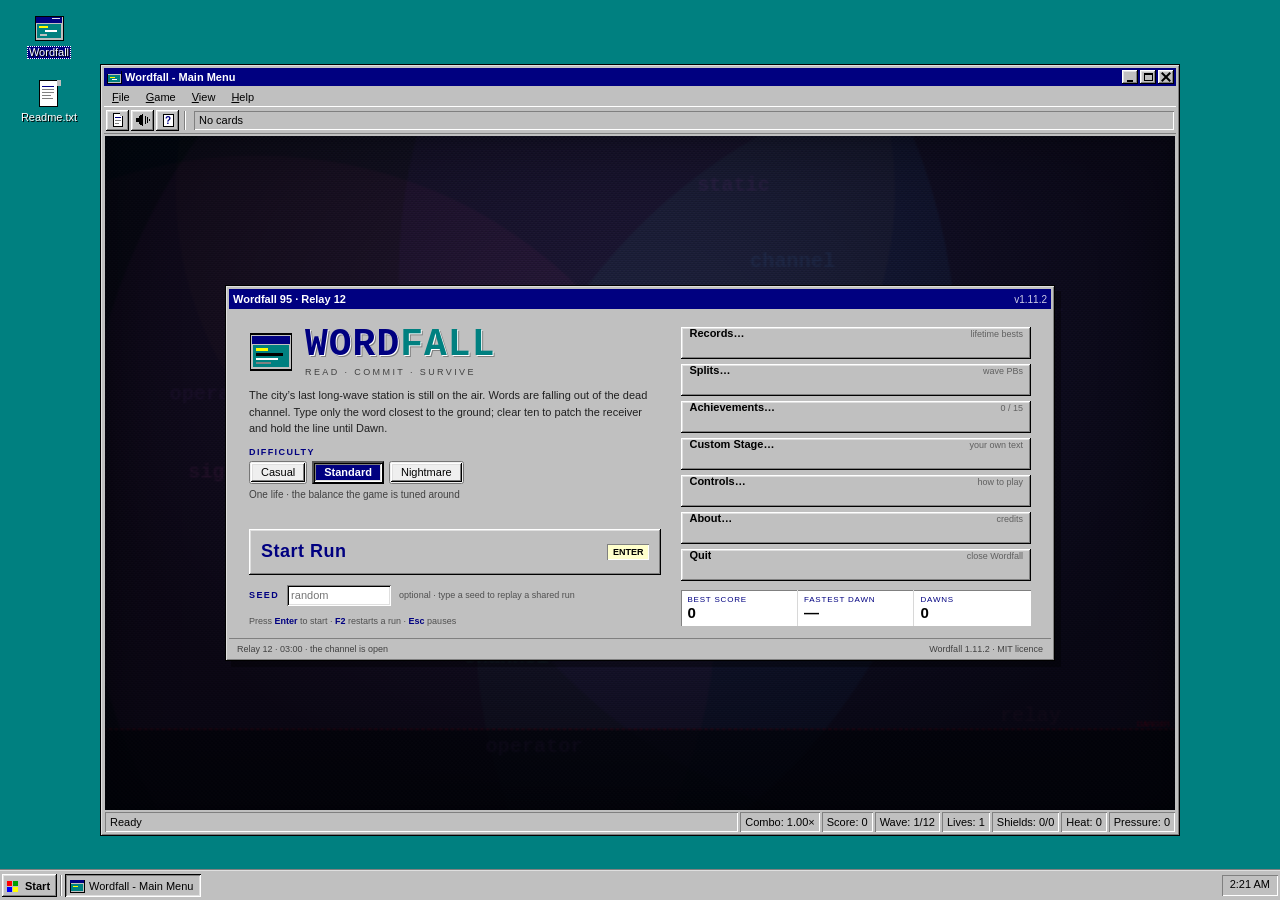
<file: index.html>
<!DOCTYPE html>
<html lang="en">
<head>
  <meta charset="utf-8" />
  <meta name="viewport" content="width=device-width, initial-scale=1, maximum-scale=1, interactive-widget=resizes-content" />
  <meta name="theme-color" content="#008080" />
  <title>Wordfall for Windows</title>
  <link rel="icon" href="data:image/svg+xml,%3Csvg xmlns='http://www.w3.org/2000/svg' viewBox='0 0 16 16'%3E%3Crect x='1' y='2' width='14' height='12' fill='%23c0c0c0' stroke='%23000'/%3E%3Crect x='1' y='2' width='14' height='3' fill='%23000080'/%3E%3Crect x='2' y='6' width='12' height='7' fill='%23008080'/%3E%3Crect x='4' y='8' width='6' height='1' fill='%23ffff00'/%3E%3Crect x='6' y='10' width='5' height='1' fill='%23ffffff'/%3E%3C/svg%3E" />
  <link rel="stylesheet" href="style.css" />
</head>
<body class="win95">

  <!-- Desktop -->
  <div class="desktop" id="desktop">

    <div class="desktop-icons">
      <div class="desktop-icon selected" id="iconWordfall" title="Wordfall">
        <svg class="icon32" viewBox="0 0 32 32" shape-rendering="crispEdges" aria-hidden="true">
          <rect x="2" y="4" width="28" height="24" fill="#c0c0c0" stroke="#000" stroke-width="1"/>
          <rect x="3" y="5" width="26" height="22" fill="#c0c0c0"/>
          <rect x="3" y="5" width="26" height="6" fill="#000080"/>
          <rect x="4" y="12" width="24" height="14" fill="#008080"/>
          <rect x="6" y="14" width="9" height="2" fill="#ffff00"/>
          <rect x="12" y="18" width="12" height="2" fill="#ffffff"/>
          <rect x="7" y="22" width="7" height="2" fill="#c0c0c0"/>
          <rect x="19" y="6" width="8" height="1" fill="#dfdfdf"/>
        </svg>
        <span class="desktop-label">Wordfall</span>
      </div>
      <div class="desktop-icon" id="iconReadme" title="Readme.txt">
        <svg class="icon32" viewBox="0 0 32 32" shape-rendering="crispEdges" aria-hidden="true">
          <rect x="6" y="3" width="18" height="26" fill="#ffffff" stroke="#000"/>
          <path d="M24 3 h4 v6 h-4z" fill="#c0c0c0"/>
          <rect x="9" y="9" width="12" height="1" fill="#000080"/>
          <rect x="9" y="12" width="12" height="1" fill="#808080"/>
          <rect x="9" y="15" width="12" height="1" fill="#808080"/>
          <rect x="9" y="18" width="9" height="1" fill="#808080"/>
          <rect x="9" y="21" width="11" height="1" fill="#808080"/>
        </svg>
        <span class="desktop-label">Readme.txt</span>
      </div>
    </div>

    <!-- Application window -->
    <div class="window app" id="app">
      <div class="title-bar" id="titleBar">
        <svg class="title-icon" viewBox="0 0 16 16" shape-rendering="crispEdges" aria-hidden="true">
          <rect x="1" y="2" width="14" height="12" fill="#c0c0c0" stroke="#000"/>
          <rect x="1" y="2" width="14" height="3" fill="#000080"/>
          <rect x="2" y="6" width="12" height="7" fill="#008080"/>
          <rect x="4" y="8" width="5" height="1" fill="#ffff00"/>
          <rect x="6" y="10" width="5" height="1" fill="#ffffff"/>
        </svg>
        <span class="title-text" id="titleText">Wordfall - Untitled</span>
        <div class="title-buttons">
          <div class="title-btn min" id="btnMin" title="Minimize"><i></i></div>
          <div class="title-btn max" id="btnMax" title="Maximize"><i></i></div>
          <div class="title-btn close" id="btnClose" title="Close"><i></i></div>
        </div>
      </div>

      <div class="menu-bar" id="menuBar">
        <div class="menu-item" data-menu="file">
          <span class="menu-label"><u>F</u>ile</span>
          <div class="dropdown">
            <div class="drop-item" data-cmd="new">New Run<span class="shortcut">F2</span></div>
            <div class="drop-item" data-cmd="menu">Main Menu</div>
            <div class="drop-sep"></div>
            <div class="drop-item" data-cmd="exit">Exit Wordfall</div>
          </div>
        </div>
        <div class="menu-item" data-menu="game">
          <span class="menu-label"><u>G</u>ame</span>
          <div class="dropdown">
            <div class="drop-item" data-cmd="pause" id="menuPause"><span id="menuPauseLabel">Pause</span><span class="shortcut">Esc</span></div>
            <div class="drop-sep"></div>
            <div class="drop-item" data-cmd="reroll" id="menuReroll">Reroll<span class="shortcut">R</span></div>
            <div class="drop-item" data-cmd="skip" id="menuSkip">Skip Draft<span class="shortcut">S</span></div>
            <div class="drop-sep"></div>
            <div class="drop-item" data-cmd="records" id="menuRecords">Records…</div>
            <div class="drop-item" data-cmd="splits" id="menuSplits">Splits…</div>
            <div class="drop-item" data-cmd="achievements" id="menuAchievements">Achievements…</div>
            <div class="drop-item" data-cmd="difficulty" id="menuDifficulty">Difficulty: Standard</div>
            <div class="drop-item" data-cmd="custom" id="menuCustom">Custom Stage&hellip;</div>
            <div class="drop-sep"></div>
            <div class="drop-item" data-cmd="new">Restart Run<span class="shortcut">F2</span></div>
          </div>
        </div>
        <div class="menu-item" data-menu="view">
          <span class="menu-label"><u>V</u>iew</span>
          <div class="dropdown">
            <div class="drop-item" data-cmd="effects" id="menuEffects">Effects: Full</div>
            <div class="drop-item" data-cmd="sound" id="menuSound">Sound: On</div>
            <div class="drop-sep"></div>
            <div class="drop-item" data-cmd="maximize" id="menuMaximize">Maximize</div>
            <div class="drop-item" data-cmd="controls">Controls…</div>
          </div>
        </div>
        <div class="menu-item" data-menu="help">
          <span class="menu-label"><u>H</u>elp</span>
          <div class="dropdown">
            <div class="drop-item" data-cmd="controls">Controls…</div>
            <div class="drop-item" data-cmd="update" id="menuUpdate">Check for Updates…</div>
            <div class="drop-sep"></div>
            <div class="drop-item" data-cmd="about">About Wordfall…</div>
          </div>
        </div>
      </div>

      <div class="toolbar" id="toolbar">
        <div class="tool-btn" id="tbNew" title="New run (F2)">
          <svg viewBox="0 0 16 16" shape-rendering="crispEdges" aria-hidden="true">
            <rect x="3" y="1" width="9" height="13" fill="#ffffff" stroke="#000"/>
            <path d="M10 1 h3 v3 h-3z" fill="#c0c0c0"/>
            <rect x="5" y="5" width="6" height="1" fill="#000080"/>
            <rect x="5" y="8" width="6" height="1" fill="#808080"/>
            <rect x="5" y="11" width="4" height="1" fill="#808080"/>
          </svg>
        </div>
        <div class="tool-btn" id="tbSound" title="Toggle sound">
          <svg viewBox="0 0 16 16" shape-rendering="crispEdges" aria-hidden="true">
            <rect x="1" y="6" width="3" height="4" fill="#000"/>
            <path d="M4 4 l4 -2 v12 l-4 -2z" fill="#000"/>
            <rect x="10" y="4" width="1" height="8" fill="#000"/>
            <rect x="12" y="5" width="1" height="6" fill="#000"/>
            <rect x="14" y="7" width="1" height="2" fill="#000"/>
          </svg>
        </div>
        <div class="tool-btn" id="tbHelp" title="Controls">
          <svg viewBox="0 0 16 16" shape-rendering="crispEdges" aria-hidden="true">
            <rect x="3" y="2" width="10" height="12" fill="#ffffff" stroke="#000"/>
            <text x="8" y="11.5" font-family="Tahoma, sans-serif" font-size="10" font-weight="bold" text-anchor="middle" fill="#000080">?</text>
          </svg>
        </div>
        <div class="tool-sep"></div>
        <div class="tool-field" id="deckField">No cards</div>
      </div>

      <div class="client" id="client">
        <canvas id="game"></canvas>
        <!-- Invisible focus sink for IME composition (Chinese, Japanese, Korean).
             A custom stage focuses it so the OS input method can compose; the
             game consumes only the committed characters via compositionend. -->
        <input class="ime-sink" id="imeSink" type="text" autocomplete="off" autocapitalize="off" autocorrect="off" spellcheck="false" aria-hidden="true" tabindex="-1" />

        <div class="fx-overlay" id="fxOverlay" aria-hidden="true"><div class="fx-glow" id="fxGlow"></div><div class="fx-vignette"></div><div class="fx-scanlines"></div><div class="fx-noise"></div></div>

        <!-- Signal strip: the dead band below the danger line is the readout. -->
        <div class="strip-hud" id="stripHud" aria-hidden="true">
          <div class="strip-cell">
            <div class="strip-label">RUN</div>
            <div class="strip-value" id="stripRun">00:00</div>
            <div class="strip-sub" id="stripRunSub">Wave 1 · 0/10 cleared</div>
          </div>
          <div class="strip-cell strip-center">
            <div class="strip-label">THIS WAVE</div>
            <div class="strip-value strip-gold" id="stripWave">00:00.0</div>
            <div class="strip-sub" id="stripWaveSub">No split yet</div>
          </div>
          <div class="strip-cell strip-right">
            <div class="strip-label" id="stripMode">STANDARD</div>
            <div class="strip-value" id="stripBest">BEST 0</div>
            <div class="strip-sub" id="stripBestSub">Fastest Dawn —</div>
          </div>
        </div>

        <!-- Main screen: title, start, mode and the meta-game destinations. -->
        <div class="main-screen" id="mainScreen">
          <div class="main-panel">
            <div class="main-titlebar">
              <span>Wordfall 95 · Relay 12</span>
              <span class="main-version" id="mainVersion">v1.11.2</span>
            </div>
            <div class="main-body">
              <div class="main-hero">
                <div class="main-brand">
                  <svg class="main-icon" viewBox="0 0 32 32" shape-rendering="crispEdges" aria-hidden="true">
                    <rect x="1" y="3" width="30" height="26" fill="#c0c0c0" stroke="#000"/>
                    <rect x="2" y="4" width="28" height="24" fill="#c0c0c0"/>
                    <rect x="2" y="4" width="28" height="6" fill="#000080"/>
                    <rect x="3" y="11" width="26" height="16" fill="#008080"/>
                    <rect x="5" y="13" width="9" height="2" fill="#ffff00"/>
                    <rect x="5" y="17" width="20" height="2" fill="#000000"/>
                    <rect x="5" y="20" width="16" height="2" fill="#ffffff"/>
                    <rect x="5" y="23" width="11" height="2" fill="#808080"/>
                  </svg>
                  <div>
                    <div class="main-wordmark">WORD<span>FALL</span></div>
                    <div class="main-tagline">READ &middot; COMMIT &middot; SURVIVE</div>
                  </div>
                </div>
                <p class="main-blurb">The city&rsquo;s last long-wave station is still on the air. Words are falling
                  out of the dead channel. Type only the word closest to the ground; clear ten to patch the
                  receiver and hold the line until Dawn.</p>

                <div class="main-difficulty">
                  <span class="main-label">DIFFICULTY</span>
                  <div class="mode-row" id="mainMode">
                    <button type="button" tabindex="-1" class="mode-btn" data-diff="casual" title="Two lives, slower words, slower spawns">Casual</button>
                    <button type="button" tabindex="-1" class="mode-btn" data-diff="standard" title="One life, the balance the game is tuned around">Standard</button>
                    <button type="button" tabindex="-1" class="mode-btn" data-diff="nightmare" title="One life, faster words, tighter spawns. No score bonus - just the run">Nightmare</button>
                  </div>
                  <p class="main-mode-note" id="mainModeNote">One life &middot; the balance the game is tuned around</p>
                </div>

                <button type="button" tabindex="-1" class="main-start" id="menuStart">
                  <span class="main-start-label">Start Run</span>
                  <span class="main-start-key">ENTER</span>
                </button>
                <div class="main-seed">
                  <label class="main-label" for="seedInput">SEED</label>
                  <input class="seed-input" id="seedInput" type="text" inputmode="numeric" maxlength="10"
                    placeholder="random" autocomplete="off" spellcheck="false" tabindex="-1"
                    aria-label="Seed number (optional; leave blank for a random run)" />
                  <span class="main-seed-note">optional &middot; type a seed to replay a shared run</span>
                </div>
                <p class="main-hint">Press <b>Enter</b> to start &middot; <b>F2</b> restarts a run &middot; <b>Esc</b> pauses</p>
              </div>

              <div class="main-menu">
                <button type="button" tabindex="-1" class="main-item" data-cmd="records"><span class="main-item-label">Records&hellip;</span><span class="main-item-note">lifetime bests</span></button>
                <button type="button" tabindex="-1" class="main-item" data-cmd="splits"><span class="main-item-label">Splits&hellip;</span><span class="main-item-note">wave PBs</span></button>
                <button type="button" tabindex="-1" class="main-item" data-cmd="achievements"><span class="main-item-label">Achievements&hellip;</span><span class="main-item-note" id="mainAchCount">0 / 15</span></button>
                <button type="button" tabindex="-1" class="main-item" data-cmd="custom"><span class="main-item-label">Custom Stage&hellip;</span><span class="main-item-note">your own text</span></button>
                <button type="button" tabindex="-1" class="main-item" data-cmd="controls"><span class="main-item-label">Controls&hellip;</span><span class="main-item-note">how to play</span></button>
                <button type="button" tabindex="-1" class="main-item" data-cmd="about"><span class="main-item-label">About&hellip;</span><span class="main-item-note">credits</span></button>
                <button type="button" tabindex="-1" class="main-item" data-cmd="quit"><span class="main-item-label">Quit</span><span class="main-item-note">close Wordfall</span></button>

                <div class="main-stats">
                  <div class="main-stat"><span>BEST SCORE</span><b id="mainBest">0</b></div>
                  <div class="main-stat"><span>FASTEST DAWN</span><b id="mainFastest">&mdash;</b></div>
                  <div class="main-stat"><span>DAWNS</span><b id="mainDawns">0</b></div>
                </div>
              </div>
            </div>
            <div class="main-footer">
              <span id="mainHint">Relay 12 &middot; 03:00 &middot; the channel is open</span>
              <span id="mainFooterRight">Wordfall 1.11.2 &middot; MIT licence</span>
            </div>
          </div>
        </div>

        <div class="modal-layer" id="modalLayer">
          <div class="modal-backdrop" id="modalBackdrop"></div>

          <!-- Draft -->
          <div class="dialog dlg-draft" id="dlgDraft">
            <div class="dialog-title"><span>Draft</span></div>
            <div class="dialog-body">
              <div class="draft-meta" id="draftMeta"></div>
              <div class="draft-log" id="draftLog"></div>
              <div class="draft-grid" id="draftGrid"></div>
              <div class="draft-held" id="draftHeld"></div>
              <div class="draft-note" id="draftNote"></div>
            </div>
            <div class="dialog-buttons">
              <button type="button" tabindex="-1" class="btn" id="draftReroll">Reroll</button>
              <button type="button" tabindex="-1" class="btn" id="draftSkip">Skip</button>
            </div>
          </div>

          <!-- Game over -->
          <div class="dialog dlg-message" id="dlgGameover">
            <div class="dialog-title"><span>Signal Lost</span></div>
            <div class="dialog-body">
              <div class="big-score" id="overScore">0</div>
              <div class="stats" id="overStats"></div>
              <div class="held-line" id="overDeck"></div>
            </div>
            <div class="dialog-buttons">
              <button type="button" tabindex="-1" class="btn default" id="overRetry">Retry</button>
              <button type="button" tabindex="-1" class="btn" id="overSeed">Retry Seed</button>
              <button type="button" tabindex="-1" class="btn" id="overMenu">Main Menu</button>
              <button type="button" tabindex="-1" class="btn" id="overQuit">Quit</button>
            </div>
          </div>

          <!-- Paused -->
          <div class="dialog dlg-pause" id="dlgPause">
            <div class="dialog-title"><span>Paused</span></div>
            <div class="dialog-body pause-body">
              <div class="pause-seed" id="pauseSeedLine">Seed 0 · 00:00 played</div>
              <p class="pause-note">Words are frozen. Nothing falls until you resume.</p>
              <p class="fine-print">Press Esc or Enter to resume. Restart begins a new run at wave 1; Main Menu abandons the run.</p>
            </div>
            <div class="dialog-buttons">
              <button type="button" tabindex="-1" class="btn default" id="pauseResume">Resume</button>
              <button type="button" tabindex="-1" class="btn" id="pauseRestart">Restart Run</button>
              <button type="button" tabindex="-1" class="btn" id="pauseMenu">Main Menu</button>
              <button type="button" tabindex="-1" class="btn" id="pauseControls">Controls…</button>
            </div>
          </div>

          <!-- Records -->
          <div class="dialog dlg-records" id="dlgRecords">
            <div class="dialog-title"><span>Records</span></div>
            <div class="dialog-body">
              <table class="records-table">
                <tr><td>Best score</td><td class="rec-val" id="recBestScore">0</td></tr>
                <tr><td>Best wave</td><td class="rec-val" id="recBestWave">0</td></tr>
                <tr><td>Best combo</td><td class="rec-val" id="recBestCombo">0</td></tr>
                <tr><td>Runs played</td><td class="rec-val" id="recRuns">0</td></tr>
                <tr><td>Dawns reached</td><td class="rec-val" id="recDawns">0</td></tr>
                <tr><td>Words cleared</td><td class="rec-val" id="recWords">0</td></tr>
                <tr><td>Fastest Dawn</td><td class="rec-val" id="recFastest"> - </td></tr>
              </table>
              <p class="fine-print">Records are kept on this machine. Nothing leaves it.</p>
            </div>
            <div class="dialog-buttons">
              <button type="button" tabindex="-1" class="btn" id="recordsSplits">Splits…</button>
              <button type="button" tabindex="-1" class="btn default" id="recordsOk">OK</button>
            </div>
          </div>

          <!-- Splits -->
          <div class="dialog dlg-splits" id="dlgSplits">
            <div class="dialog-title"><span>Splits</span></div>
            <div class="dialog-body">
              <table class="splits-table">
                <thead>
                  <tr><th>Wave</th><th>Best split</th><th>Best to wave</th><th>This run</th></tr>
                </thead>
                <tbody id="splitsBody"></tbody>
              </table>
              <p class="fine-print">A split is the time spent inside one wave: from the first word of the wave to its tenth clear. Drafts and the wave-clear beat do not count. Records are kept on this machine.</p>
            </div>
            <div class="dialog-buttons">
              <button type="button" tabindex="-1" class="btn default" id="splitsOk">OK</button>
            </div>
          </div>

          <!-- Achievements -->
          <div class="dialog dlg-achievements" id="dlgAchievements">
            <div class="dialog-title"><span>Achievements</span></div>
            <div class="dialog-body">
              <div class="ach-head" id="achHead">Unlocked 0 / 0</div>
              <div class="ach-list" id="achList"></div>
              <p class="fine-print">Achievements unlock on any difficulty and stay on this machine.</p>
            </div>
            <div class="dialog-buttons">
              <button type="button" tabindex="-1" class="btn default" id="achOk">OK</button>
            </div>
          </div>

          <!-- Dawn -->
          <div class="dialog dlg-message" id="dlgDawn">
            <div class="dialog-title"><span>Dawn</span></div>
            <div class="dialog-body">
              <div class="big-score dawn-score" id="dawnScore">0</div>
              <div class="stats" id="dawnStats"></div>
              <div class="held-line" id="dawnDeck"></div>
            </div>
            <div class="dialog-buttons">
              <button type="button" tabindex="-1" class="btn default" id="dawnKeep">Keep Playing</button>
              <button type="button" tabindex="-1" class="btn" id="dawnSeed">Retry Seed</button>
              <button type="button" tabindex="-1" class="btn" id="dawnNew">New Run</button>
            </div>
          </div>

          <!-- Custom stage: Stage Complete -->
          <div class="dialog dlg-message" id="dlgCustomDone">
            <div class="dialog-title"><span>Stage Complete</span></div>
            <div class="dialog-body">
              <div class="big-score dawn-score" id="customResultTime">0:00</div>
              <div class="stats" id="customResultStats"></div>
              <div class="held-line" id="customResultName"></div>
            </div>
            <div class="dialog-buttons">
              <button type="button" tabindex="-1" class="btn default" id="customAgain">Again</button>
              <button type="button" tabindex="-1" class="btn" id="customEdit">Edit Text</button>
              <button type="button" tabindex="-1" class="btn" id="customResultMenu">Main Menu</button>
            </div>
          </div>

          <!-- Custom stage: text editor -->
          <div class="dialog dlg-custom" id="dlgCustom">
            <div class="dialog-title"><span>Custom Stage</span></div>
            <div class="dialog-body">
              <div class="custom-field">
                <label class="main-label" for="customName">STAGE NAME</label>
                <input class="custom-name" id="customName" type="text" maxlength="40" placeholder="Untitled stage" autocomplete="off" spellcheck="false" />
              </div>
              <div class="custom-text-head">
                <label class="main-label" for="customText">YOUR TEXT</label>
                <span class="custom-head-btns">
                  <button type="button" tabindex="-1" class="btn custom-clean" id="customPacksBtn" title="Download ready-made decks (needs internet); they save as normal stages">Get packs</button>
                  <button type="button" tabindex="-1" class="btn custom-clean" id="customCleanBtn" title="Strip links, URLs, citation markers like [b] or [1], and wiki clutter">Clean text</button>
                </span>
              </div>
              <textarea class="custom-text" id="customText" spellcheck="false" placeholder="Paste or type anything: a poem, lyrics, vocabulary, a speech&hellip;"></textarea>
              <div class="custom-options">
                <div class="custom-option">
                  <span class="main-label">LAYOUT</span>
                  <div class="mode-row" id="customLayout">
                    <button type="button" tabindex="-1" class="mode-btn" data-layout="lines">Lines</button>
                    <button type="button" tabindex="-1" class="mode-btn" data-layout="words">Falling words</button>
                    <button type="button" tabindex="-1" class="mode-btn" data-layout="cards" title="Reveal-and-grade recall: one card per line as &quot;prompt :: answer&quot;">Cards</button>
                    <button type="button" tabindex="-1" class="mode-btn" data-layout="prompts" title="Show one thing, type another: one line as &quot;shown :: typed&quot;">Prompts</button>
                  </div>
                </div>
                <div class="custom-option custom-checks">
                  <label class="custom-check"><input type="checkbox" id="customMemorize" /> Memorize</label>
                  <label class="custom-check"><input type="checkbox" id="customLoop" /> Loop</label>
                  <label class="custom-check"><input type="checkbox" id="customClean" checked /> Clean on start</label>
                  <label class="custom-check" title="Practice stages render at full resolution instead of the soft-focus upscale, so card text and key hints stay readable"><input type="checkbox" id="customCrisp" /> Sharp text</label>
                </div>
              </div>
              <div class="custom-meta" id="customMeta">Paste some text to begin.</div>
              <div class="custom-saved" id="customPacks" aria-label="Downloadable packs" hidden></div>
              <div class="custom-saved" id="customSaved" aria-label="Saved stages"></div>
              <p class="fine-print" id="customHint">Practice stage: no deck, no lives, no Pressure. Start it and the strip shows your time and progress.</p>
            </div>
            <div class="dialog-buttons">
              <button type="button" tabindex="-1" class="btn" id="customNew">New</button>
              <button type="button" tabindex="-1" class="btn" id="customDelete">Delete</button>
              <button type="button" tabindex="-1" class="btn" id="customSave">Save</button>
              <button type="button" tabindex="-1" class="btn" id="customCancel">Cancel</button>
              <button type="button" tabindex="-1" class="btn default" id="customStart">Start</button>
            </div>
          </div>

          <!-- Controls -->
          <div class="dialog dlg-help" id="dlgControls">
            <div class="dialog-title"><span>Controls</span></div>
            <div class="dialog-body">
              <table class="key-table">
                <tr><td class="key">A - Z</td><td>Type the target word</td></tr>
                <tr><td class="key">Enter</td><td>Start · Retry · Continue after Dawn</td></tr>
                <tr><td class="key">1 2 3</td><td>Draft: pick a card</td></tr>
                <tr><td class="key">R</td><td>Draft: reroll the offer (once per run)</td></tr>
                <tr><td class="key">S</td><td>Draft: skip (+150 × wave points, +1 Shield, pressure still rises)</td></tr>
                <tr><td class="key">F2</td><td>New run</td></tr>
                <tr><td class="key">Seed</td><td>Optional: type a seed on the main screen to replay a run; the result and pause screens show the seed you are playing</td></tr>
                <tr><td class="key">Esc</td><td>Pause · resume · close this dialog or a menu</td></tr>
                <tr><td class="key">Mode</td><td>Game → Difficulty cycles Casual / Standard / Nightmare for the next run</td></tr>
                <tr><td class="key">Time</td><td>The status bar carries the run clock; every wave stamps a split</td></tr>
                <tr><td class="key">View</td><td>Effects: Full / Light (rendering quality)</td></tr>
                <tr><td class="key">Custom</td><td>Game &rarr; Custom Stage&hellip; turns pasted text into a practice stage: lines to type, or falling words.</td></tr>
              </table>
              <p class="fine-print">Words closest to the line may only be typed in order. A wrong key resets the combo.</p>
            </div>
            <div class="dialog-buttons">
              <button type="button" tabindex="-1" class="btn default" id="controlsOk">OK</button>
            </div>
          </div>

          <!-- About -->
          <div class="dialog dlg-help" id="dlgAbout">
            <div class="dialog-title"><span>About Wordfall</span></div>
            <div class="dialog-body about-body">
              <svg class="about-icon" viewBox="0 0 32 32" shape-rendering="crispEdges" aria-hidden="true">
                <rect x="2" y="4" width="28" height="24" fill="#c0c0c0" stroke="#000"/>
                <rect x="3" y="5" width="26" height="6" fill="#000080"/>
                <rect x="4" y="12" width="24" height="14" fill="#008080"/>
                <rect x="6" y="14" width="9" height="2" fill="#ffff00"/>
                <rect x="12" y="18" width="12" height="2" fill="#ffffff"/>
              </svg>
              <div>
                <div class="about-head">Wordfall for Windows</div>
                <div class="about-ver">Version 1.11.2 · custom stages edition</div>
                <p>Read. Commit. Survive.</p>
                <p class="fine-print">Relay 12 is a night shift you cannot leave. The broadcast is coming apart one word at a time, and the picture is going with it. Patch the receiver, keep the signal alive, and hold the line until Dawn.</p>
                <p class="fine-print">Boons are clean patches. Gambits overclock the transmitter. Hexes are corrupted packets that slipped through.</p>
                <p class="fine-print">A one-screen typing game with a draft-only roguelite layer.<br>
                Keyboard required. No installer, no telemetry, no map, no branches.<br>
                The desktop and Android builds check GitHub for updates; no account and nothing else is sent.</p>
                <p class="fine-print">Best score on this machine: <span id="aboutBest">0</span></p>
              </div>
            </div>
            <div class="dialog-buttons">
              <button type="button" tabindex="-1" class="btn default" id="aboutOk">OK</button>
            </div>
          </div>

          <!-- Quit confirmation -->
          <div class="dialog dlg-quit" id="dlgQuit">
            <div class="dialog-title"><span>Wordfall</span></div>
            <div class="dialog-body quit-body">
              <svg class="quit-icon" viewBox="0 0 16 16" shape-rendering="crispEdges" aria-hidden="true">
                <rect x="1" y="2" width="14" height="12" fill="#c0c0c0" stroke="#000"/>
                <rect x="1" y="2" width="14" height="3" fill="#000080"/>
                <rect x="2" y="6" width="12" height="7" fill="#008080"/>
              </svg>
              <div>
                <p class="quit-line">Are you sure you want to quit Wordfall?</p>
                <p class="fine-print">The current run will be lost.</p>
              </div>
            </div>
            <div class="dialog-buttons">
              <button type="button" tabindex="-1" class="btn default" id="quitYes">Yes</button>
              <button type="button" tabindex="-1" class="btn" id="quitNo">No</button>
            </div>
          </div>
        </div>
      </div>

      <div class="status-bar" id="statusBar">
        <div class="status-panel grow" id="statusMain">Ready</div>
        <div class="status-panel" id="statusTime">Time: 00:00</div>
        <div class="status-panel" id="statusMode">Mode: Standard</div>
        <div class="status-panel" id="statusCombo">Combo: 0.00×</div>
        <div class="status-panel" id="statusScore">Score: 0</div>
        <div class="status-panel" id="statusWave">Wave: 1/12</div>
        <div class="status-panel" id="statusLives">Lives: 1</div>
        <div class="status-panel" id="statusShields">Shields: 0/0</div>
        <div class="status-panel" id="statusHeat">Heat: 0</div>
        <div class="status-panel" id="statusPressure">Pressure: 0</div>
      </div>

      <div class="toast-stack" id="toastStack" aria-live="polite"></div>
    </div>
  </div>

  <!-- Taskbar -->
  <div class="taskbar" id="taskbar">
    <div class="start-btn" id="startBtn">
      <svg class="flag" viewBox="0 0 16 16" shape-rendering="crispEdges" aria-hidden="true">
        <rect x="2" y="3" width="5" height="5" fill="#ff0000"/>
        <rect x="8" y="3" width="5" height="5" fill="#00a000"/>
        <rect x="2" y="9" width="5" height="5" fill="#0000ff"/>
        <rect x="8" y="9" width="5" height="5" fill="#ffff00"/>
      </svg>
      <span>Start</span>
    </div>
    <div class="task-divider"></div>
    <div class="task-btn" id="taskBtn">
      <svg class="title-icon" viewBox="0 0 16 16" shape-rendering="crispEdges" aria-hidden="true">
        <rect x="1" y="2" width="14" height="12" fill="#c0c0c0" stroke="#000"/>
        <rect x="1" y="2" width="14" height="3" fill="#000080"/>
        <rect x="2" y="6" width="12" height="7" fill="#008080"/>
        <rect x="4" y="8" width="5" height="1" fill="#ffff00"/>
      </svg>
      <span id="taskText">Wordfall - Untitled</span>
    </div>
    <div class="taskbar-spacer"></div>
    <div class="clock" id="clock">12:00 PM</div>
  </div>

  <!-- Start menu -->
  <div class="start-menu" id="startMenu">
    <div class="start-banner"><span>Wordfall 95</span></div>
    <div class="start-items">
      <div class="start-item" data-cmd="restore">
        <svg class="title-icon" viewBox="0 0 16 16" shape-rendering="crispEdges" aria-hidden="true">
          <rect x="1" y="2" width="14" height="12" fill="#c0c0c0" stroke="#000"/>
          <rect x="1" y="2" width="14" height="3" fill="#000080"/>
          <rect x="2" y="6" width="12" height="7" fill="#008080"/>
          <rect x="4" y="8" width="5" height="1" fill="#ffff00"/>
        </svg>
        <span>Wordfall</span>
      </div>
      <div class="start-sep"></div>
      <div class="start-item" data-cmd="controls">
        <svg class="title-icon" viewBox="0 0 16 16" shape-rendering="crispEdges" aria-hidden="true">
          <rect x="3" y="2" width="10" height="12" fill="#ffffff" stroke="#000"/>
          <text x="8" y="11.5" font-family="Tahoma, sans-serif" font-size="10" font-weight="bold" text-anchor="middle" fill="#000080">?</text>
        </svg>
        <span>Controls…</span>
      </div>
      <div class="start-item" data-cmd="about">
        <svg class="title-icon" viewBox="0 0 16 16" shape-rendering="crispEdges" aria-hidden="true">
          <rect x="1" y="2" width="14" height="12" fill="#c0c0c0" stroke="#000"/>
          <rect x="1" y="2" width="14" height="3" fill="#000080"/>
          <rect x="2" y="6" width="12" height="7" fill="#008080"/>
        </svg>
        <span>About Wordfall…</span>
      </div>
      <div class="start-sep"></div>
      <div class="start-item" data-cmd="shutdown">
        <svg class="title-icon" viewBox="0 0 16 16" shape-rendering="crispEdges" aria-hidden="true">
          <rect x="2" y="2" width="12" height="9" fill="#c0c0c0" stroke="#000"/>
          <rect x="3" y="3" width="10" height="7" fill="#000080"/>
          <rect x="6" y="12" width="4" height="2" fill="#808080"/>
        </svg>
        <span>Shut Down…</span>
      </div>
    </div>
  </div>

  <script src="words.js"></script>
  <script src="game.js"></script>
</body>
</html>
</file>
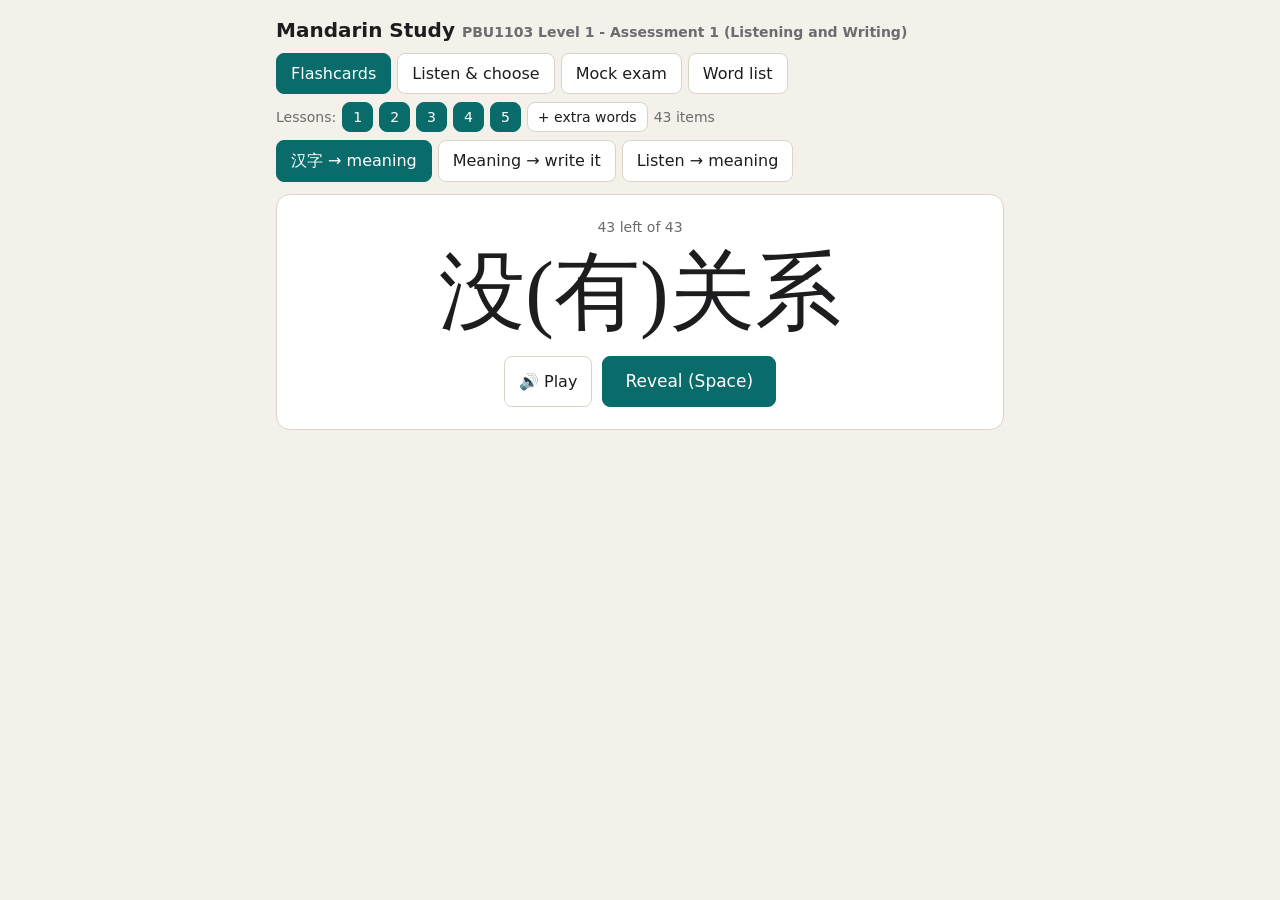
<file: study.html>
<!doctype html>
<html lang="en">
<head>
<meta charset="utf-8">
<meta name="viewport" content="width=device-width, initial-scale=1">
<title>Mandarin Study - PBU1103</title>
<style>
:root{--bg:#f4f1ea;--card:#fff;--ink:#1d1d1f;--mute:#6b6b70;--line:#d9d4c7;--acc:#0a6b6b;--ok:#1f8a3b;--bad:#c0392b;--sel:#e3f1f1}
@media (prefers-color-scheme:dark){:root{--bg:#16181a;--card:#222629;--ink:#ececec;--mute:#9aa0a6;--line:#383d41;--acc:#4fc3c3;--ok:#5fd07a;--bad:#ff7b6b;--sel:#1d3a3a}}
*{box-sizing:border-box}
body{margin:0;background:var(--bg);color:var(--ink);font:16px/1.45 system-ui,"Segoe UI",sans-serif}
.wrap{max-width:760px;margin:0 auto;padding:16px}
h1{font-size:20px;margin:0 0 8px}
.bar{display:flex;flex-wrap:wrap;gap:6px;align-items:center;margin:8px 0}
button,.chip{font:inherit;border:1px solid var(--line);background:var(--card);color:var(--ink);border-radius:8px;padding:8px 14px;cursor:pointer}
button:hover{border-color:var(--acc)}
button.on,.chip.on{background:var(--acc);color:#fff;border-color:var(--acc)}
button.big{padding:12px 22px;font-size:17px}
.chip{padding:4px 10px;font-size:14px;user-select:none}
.card{background:var(--card);border:1px solid var(--line);border-radius:14px;padding:22px;margin:12px 0;text-align:center}
.hz{font:86px/1.15 "KaiTi","Kaiti SC","STKaiti","Noto Serif SC","Microsoft YaHei",serif;margin:6px 0}
.hz.sm{font-size:44px}
.py{font-size:26px;color:var(--acc)}
.en{font-size:26px;margin:10px 0}
.mute{color:var(--mute);font-size:14px}
.row{display:flex;gap:10px;justify-content:center;flex-wrap:wrap;margin-top:14px}
.opts{display:grid;gap:8px;margin-top:14px}
.opts button{text-align:left}
.opts button.right{border-color:var(--ok);background:color-mix(in srgb,var(--ok) 20%,var(--card))}
.opts button.wrong{border-color:var(--bad);background:color-mix(in srgb,var(--bad) 20%,var(--card))}
.opts button.sel{background:var(--sel);border-color:var(--acc)}
.warn{background:#fff3cd;color:#5a4600;border:1px solid #e6cf7a;border-radius:8px;padding:8px 12px;margin:8px 0;font-size:14px}
table{width:100%;border-collapse:collapse}
td,th{border-bottom:1px solid var(--line);padding:6px 8px;text-align:left}
td.h{font:26px "KaiTi","Kaiti SC","STKaiti","Microsoft YaHei",serif}
.blur td.b{filter:blur(7px);cursor:pointer}.blur td.b:hover,.blur td.b.show{filter:none}
.tag{font-size:11px;border:1px solid var(--line);border-radius:6px;padding:0 5px;color:var(--mute)}
.timer{font-size:34px;font-variant-numeric:tabular-nums;color:var(--acc)}
.strokes{display:flex;gap:6px;justify-content:center;flex-wrap:wrap}
.strokes>div{background:#fff;border:1px solid var(--line);border-radius:6px}
</style>
</head>
<body>
<div class="wrap">
  <h1>Mandarin Study <span class="mute">PBU1103 Level 1 - Assessment 1 (Listening and Writing)</span></h1>
  <div class="warn" id="novoice" hidden>No Mandarin voice found in this browser, so audio will be silent or wrong. Open this page in <b>Microsoft Edge</b> (has Chinese voices built in), or on Android Chrome. On Windows you can also add one under Settings &gt; Time &amp; language &gt; Speech.</div>
  <div class="bar" id="tabs"></div>
  <div class="bar" id="filter"></div>
  <div id="main"></div>
</div>
<script>
// [lesson, hanzi, pinyin, meaning, opts]  opts: x=extra (not on the compulsory list), say=what the voice reads,
// lm=meaning used in listening questions, ex=example, skip=left out of listening (same sound as another item)
const D=[
[1,'你','nǐ','you'],
[1,'好','hǎo','good / well / fine'],
[1,'吗','ma','added to the end of a statement to make a yes/no question'],
[1,'很','hěn','very'],
[1,'早','zǎo','morning'],
[1,'早安','zǎo ān','good morning'],
[1,'不','bù','no / not'],
[1,'对不起','duì bu qǐ','excuse me; to be sorry'],
[2,'客气','kè qi','polite'],
[2,'不客气','bú kè qi',"you're welcome"],
[2,'没(有)','méi (yǒu)','does not have / do not have',{say:'没有'}],
[2,'没(有)关系','méi (yǒu) guān xi',"doesn't matter",{say:'没有关系'}],
[2,'再','zài','again'],
[2,'见','jiàn','meet'],
[2,'再见','zài jiàn','goodbye / see you again'],
[2,'老师','lǎo shī','teacher'],
[2,'们','men','plural'],
[2,'老师们','lǎo shī men','teachers'],
[2,'早上','zǎo shang','morning (07:00-11:00)',{x:1}],
[2,'早上好','zǎo shang hǎo','good morning',{x:1}],
[2,'中午','zhōng wǔ','noon; midday',{x:1}],
[2,'中午好','zhōng wǔ hǎo','good midday',{x:1}],
[2,'下午','xià wǔ','afternoon',{x:1}],
[2,'下午好','xià wǔ hǎo','good afternoon',{x:1}],
[2,'午安','wǔ ān','good afternoon',{x:1}],
[2,'傍晚','bàng wǎn','dusk',{x:1}],
[2,'傍晚好','bàng wǎn hǎo','good evening',{x:1}],
[2,'晚上','wǎn shang','in the evening; night',{x:1}],
[2,'晚上好','wǎn shang hǎo','good evening',{x:1}],
[2,'晚安','wǎn ān','good night',{x:1}],
[3,'觉得','jué de','feel'],
[3,'冷','lěng','cold',{ex:'很冷 hěn lěng - very cold'}],
[3,'饿','è','hungry',{ex:'很饿 hěn è - very hungry'}],
[3,'忙','máng','busy',{ex:'很忙 hěn máng - very busy'}],
[3,'困','kùn','sleepy',{ex:'很困 hěn kùn - very sleepy'}],
[3,'有','yǒu','has / have'],
[3,'高兴','gāo xìng','glad / happy'],
[3,'这个','zhè ge','this one'],
[3,'热','rè','hot',{x:1}],
[3,'累','lèi','tired',{x:1}],
[3,'渴','kě','thirsty',{x:1}],
[3,'喜欢','xǐ huan','like',{x:1}],
[3,'那个','nà ge','that one',{x:1}],
[3,'也','yě','also / too',{x:1}],
[3,'都','dōu','all',{x:1}],
[3,'我们','wǒ men','we / us',{x:1}],
[4,'他','tā','he / him',{lm:'he / him or she / her (same sound)'}],
[4,'我','wǒ','I / me'],
[4,'她','tā','she / her',{skip:1}],
[4,'和','hé','and'],
[4,'邮局','yóu jú','post office'],
[4,'银行','yín háng','bank'],
[4,'医院','yī yuàn','hospital'],
[4,'想','xiǎng','think; wish to',{x:1}],
[4,'去','qù','go to',{x:1}],
[4,'商店','shāng diàn','shop',{x:1}],
[4,'便利店','biàn lì diàn','convenience store',{x:1}],
[4,'买','mǎi','buy',{x:1}],
[4,'东西','dōng xi','goods; thing',{x:1}],
[4,'要','yào','want to',{x:1}],
[4,'一起','yī qǐ','together',{x:1}],
[4,'休息','xiū xi','rest',{x:1}],
[4,'哪里','nǎ lǐ','where',{x:1}],
[4,'寄','jì','post; send',{x:1}],
[4,'快递','kuài dì','express delivery',{x:1}],
[4,'看','kàn','see; read; watch',{x:1}],
[4,'医生','yī shēng','doctor',{x:1}],
[4,'厕所','cè suǒ','toilet',{x:1}],
[4,'警局','jǐng jú','police station',{x:1}],
[4,'机场','jī chǎng','airport',{x:1}],
[4,'车站','chē zhàn','station',{x:1}],
[5,'一','yī','one (1)'],
[5,'二','èr','two (2)'],
[5,'三','sān','three (3)'],
[5,'四','sì','four (4)'],
[5,'五','wǔ','five (5)'],
[5,'六','liù','six (6)'],
[5,'七','qī','seven (7)'],
[5,'八','bā','eight (8)'],
[5,'九','jiǔ','nine (9)'],
[5,'十','shí','ten (10)'],
[5,'零','líng','zero (0)',{x:1}],
[5,'百','bǎi','hundred',{x:1}],
[5,'千','qiān','thousand',{x:1}],
[5,'第','dì','ordinal prefix (第一 = first)',{x:1}],
];
const ITEMS=D.map(([l,hz,py,m,o],id)=>({id,l,hz,py,m,...o}));
const $=s=>document.querySelector(s);
const lmOf=i=>i.lm||i.m;
const shuffle=a=>{a=[...a];for(let i=a.length;i>1;){const j=Math.random()*i--|0;[a[i],a[j]]=[a[j],a[i]]}return a};
const fmt=s=>Math.floor(s/60)+':'+String(s%60).padStart(2,'0');

let S={lessons:[1,2,3,4,5],extras:false,view:'cards',mode:'hz'};
try{Object.assign(S,JSON.parse(localStorage.wfStudy))}catch{}
const save=()=>{try{localStorage.wfStudy=JSON.stringify(S)}catch{}};
const pool=()=>ITEMS.filter(i=>S.lessons.includes(i.l)&&(S.extras||!i.x));
const lpool=()=>pool().filter(i=>!i.skip);

// ---- audio: the browser's own Mandarin voice (no files, works offline when a voice is installed)
let voice=null;
function pickVoice(){
  const v=speechSynthesis.getVoices();
  voice=v.find(x=>/zh[-_]CN/i.test(x.lang))||v.find(x=>/^zh/i.test(x.lang))||null;
  $('#novoice').hidden=!!voice||!v.length;
}
if('speechSynthesis' in window){speechSynthesis.onvoiceschanged=pickVoice;pickVoice()}else $('#novoice').hidden=false;
function say(it){
  if(!('speechSynthesis' in window))return;
  speechSynthesis.cancel();
  const u=new SpeechSynthesisUtterance(it.say||it.hz);
  u.lang='zh-CN';u.rate=.8;if(voice)u.voice=voice;
  speechSynthesis.speak(u);
}
const speakBtn=i=>`<button onclick="say(ITEMS[${i.id}])" title="Play">🔊 Play</button>`;

// ---- stroke order (Hanzi Writer, loaded on demand; needs internet)
let hwP;
const hw=()=>hwP||(hwP=new Promise((ok,no)=>{const s=document.createElement('script');s.src='https://cdn.jsdelivr.net/npm/hanzi-writer@3.5.0/dist/hanzi-writer.min.js';s.onload=()=>ok(window.HanziWriter);s.onerror=()=>{hwP=null;no()};document.head.appendChild(s)}));
async function strokes(id){
  const el=$('#strokes');el.textContent='loading...';
  try{const H=await hw();el.textContent='';
    [...ITEMS[id].hz.replace(/[()]/g,'')].forEach(c=>{const d=document.createElement('div');el.appendChild(d);H.create(d,c,{width:110,height:110,padding:6}).loopCharacterAnimation()})}
  catch{el.textContent='Stroke animation needs an internet connection.'}
}

// ---- shell: tabs + lesson filter
const TABS=[['cards','Flashcards'],['listen','Listen & choose'],['exam','Mock exam'],['list','Word list']];
function shell(){
  $('#tabs').innerHTML=TABS.map(([k,n])=>`<button class="${S.view===k?'on':''}" onclick="go('${k}')">${n}</button>`).join('');
  $('#filter').innerHTML='<span class="mute">Lessons:</span>'+[1,2,3,4,5].map(l=>`<span class="chip ${S.lessons.includes(l)?'on':''}" onclick="togL(${l})">${l}</span>`).join('')
    +`<span class="chip ${S.extras?'on':''}" onclick="togX()">+ extra words</span><span class="mute">${pool().length} items</span>`;
}
function go(v){if(ex)clearInterval(ex.iv);ex=null;S.view=v;save();start()}
function togL(l){S.lessons=S.lessons.includes(l)?S.lessons.filter(x=>x!==l):[...S.lessons,l];save();start()}
function togX(){S.extras=!S.extras;save();start()}
function start(){shell();({cards:fcStart,listen:lsStart,exam:exSetup,list:listDraw})[S.view]()}

// ---- flashcards
let fc={q:[],flip:false,total:0};
const MODES=[['hz','汉字 → meaning'],['en','Meaning → write it'],['ear','Listen → meaning']];
function fcStart(){fc.q=shuffle(pool());fc.total=fc.q.length;fc.flip=false;fcDraw(true)}
function fcDraw(auto){
  const m=$('#main');
  const modes=`<div class="bar">${MODES.map(([k,n])=>`<button class="${S.mode===k?'on':''}" onclick="S.mode='${k}';save();fcStart()">${n}</button>`).join('')}</div>`;
  if(!fc.total){m.innerHTML=modes+'<div class="card">No items. Pick a lesson above.</div>';return}
  if(!fc.q.length){m.innerHTML=modes+`<div class="card"><h2>Deck finished</h2><p class="mute">${fc.total} cards cleared.</p><button class="big" onclick="fcStart()">Go again</button></div>`;return}
  const it=fc.q[0],f=fc.flip,md=S.mode;
  const front=md==='hz'?`<div class="hz">${it.hz}</div>`:md==='en'?`<div class="en">${it.m}</div><div class="py">${it.py}</div>`:`<div style="font-size:60px">🔊</div>`;
  const back=`<hr style="border:0;border-top:1px solid var(--line)">${md!=='hz'?`<div class="hz">${it.hz}</div>`:''}${md==='en'?'':`<div class="py">${it.py}</div><div class="en">${it.m}</div>`}${it.ex?`<div class="mute">${it.ex}</div>`:''}`
    +(md==='en'?`<div class="row"><button onclick="strokes(${it.id})">Show stroke order</button></div><div class="strokes" id="strokes"></div>`:'');
  m.innerHTML=modes+`<div class="card"><div class="mute">${fc.q.length} left of ${fc.total}</div>${front}${f?back:''}
    <div class="row">${speakBtn(it)}${f?`<button class="big" onclick="fcGrade(0)">Again (1)</button><button class="big on" onclick="fcGrade(1)">Got it (2)</button>`:'<button class="big on" onclick="fcFlip()">Reveal (Space)</button>'}</div>
    ${md==='en'&&!f?'<p class="mute">Write it on paper first, then reveal.</p>':''}</div>`;
  if(auto&&md==='ear')say(it);
}
function fcFlip(){fc.flip=true;fcDraw();if(S.mode==='hz')say(fc.q[0])}
function fcGrade(good){const c=fc.q.shift();if(!good)fc.q.splice(Math.min(3,fc.q.length),0,c);fc.flip=false;fcDraw(true)}

// ---- listen & choose
let ls={n:0,ok:0,it:null,opts:[],ans:null};
function lsStart(){ls.n=ls.ok=0;lsNext()}
function lsNext(){
  const p=lpool();
  if(p.length<4){$('#main').innerHTML='<div class="card">Pick at least 4 items (more lessons) to play.</div>';ls.it=null;return}
  const it=p[Math.random()*p.length|0];
  ls.it=it;ls.ans=null;
  ls.opts=shuffle([it,...shuffle(p.filter(i=>lmOf(i)!==lmOf(it))).slice(0,3)]);
  lsDraw();say(it);
}
function lsDraw(){
  const {it,ans}=ls;
  $('#main').innerHTML=`<div class="card"><div class="mute">Score ${ls.ok} / ${ls.n}</div><div style="font-size:60px">🔊</div>
    <div class="row">${speakBtn(it)}</div>
    <div class="opts">${ls.opts.map((o,k)=>`<button class="${ans==null?'':o===it?'right':k===ans?'wrong':''}" ${ans==null?'':'disabled'} onclick="lsPick(${k})"><b>${'ABCD'[k]}.</b> ${lmOf(o)}</button>`).join('')}</div>
    ${ans==null?'':`<div class="hz sm">${it.hz}</div><div class="py">${it.py}</div><div class="row"><button class="big on" onclick="lsNext()">Next (Enter)</button></div>`}</div>`;
}
function lsPick(k){if(ls.ans!=null)return;ls.ans=k;ls.n++;if(ls.opts[k]===ls.it)ls.ok++;lsDraw()}

// ---- mock exam (mirrors the brief: lettered English list, 30 s, 10 spoken items, 15 min writing, 15%)
let ex=null;
function exSetup(){
  $('#main').innerHTML=`<div class="card" style="text-align:left">
    <h2 style="margin-top:0">Assessment 1 simulation</h2>
    <ol><li><b>30 s</b> to read a lettered list of English meanings (alphabetical).</li>
    <li>You hear <b>10</b> Chinese words, one at a time. Pick the letter of the matching meaning.</li>
    <li>Then <b>15 min</b> to write the 10 characters on paper beside your letters.</li>
    <li>Marks: meaning right = 0.5% x10 = 5%, character right = 1% x10 = 10%, total 15%.</li></ol>
    <p class="mute">Real-day checklist: black/blue marker, blank paper with NAME and MATRIC, BIG clear handwriting, webcam showing you + screen + clear table. Uses the lessons ticked above (compulsory words only).</p>
    <label><input type="checkbox" id="rp"> allow replaying the audio (the real teacher reads once)</label>
    <div class="row"><button class="big on" onclick="exStart()">Start</button></div></div>`;
}
function exStart(){
  const core=ITEMS.filter(i=>!i.x&&!i.skip),mine=lpool().filter(i=>!i.x);
  const qs=shuffle(mine.length>=10?mine:core).slice(0,10);
  const names=new Set(qs.map(lmOf));
  const more=i=>!qs.includes(i)&&!names.has(lmOf(i));
  const dis=[];
  for(const i of shuffle([...mine,...core]))if(dis.length<6&&more(i)&&!dis.some(d=>lmOf(d)===lmOf(i)))dis.push(i);
  const bank=[...qs,...dis].sort((a,b)=>lmOf(a).localeCompare(lmOf(b)));
  ex={qs,bank,ans:[],phase:'study',q:0,mark:[],replay:$('#rp').checked,iv:0};
  exTick(30,()=>{ex.phase='listen';ex.q=0;exQ()});exDraw();
}
function exTick(sec,done){
  clearInterval(ex.iv);ex.t=sec;
  ex.iv=setInterval(()=>{ex.t--;if(ex.t<=0){clearInterval(ex.iv);done()}else{const e=$('#t');if(e)e.textContent=fmt(ex.t)}},1000);
}
function exQ(){exTick(10,()=>{ex.q++;if(ex.q<ex.qs.length)exQ();else exWrite()});exDraw();say(ex.qs[ex.q])}
function exWrite(){ex.phase='write';exTick(900,exResult);exDraw()}
function exPick(k){if(ex.phase==='listen'){ex.ans[ex.q]=k;exDraw()}}
function exResult(){clearInterval(ex.iv);ex.phase='result';exDraw()}
const bankHtml=pick=>`<div class="opts">${ex.bank.map((b,k)=>`<button class="${pick===k?'sel':''}" ${ex.phase==='listen'?`onclick="exPick(${k})"`:'disabled'}><b>${String.fromCharCode(65+k)}.</b> ${lmOf(b)}</button>`).join('')}</div>`;
function exDraw(){
  const m=$('#main'),L=k=>k==null?'-':String.fromCharCode(65+k);
  if(ex.phase==='study')m.innerHTML=`<div class="card"><div class="mute">Read the list silently</div><div class="timer" id="t">${fmt(ex.t||30)}</div>${bankHtml()}</div>`;
  else if(ex.phase==='listen')m.innerHTML=`<div class="card"><div class="mute">Question ${ex.q+1} / ${ex.qs.length} - press a letter key or tap</div><div class="timer" id="t">${fmt(ex.t)}</div>
    ${ex.replay?`<div class="row">${speakBtn(ex.qs[ex.q])}</div>`:''}${bankHtml(ex.ans[ex.q])}</div>`;
  else if(ex.phase==='write')m.innerHTML=`<div class="card"><div class="mute">Write the 10 characters you heard on paper, beside your letters</div><div class="timer" id="t">${fmt(ex.t)}</div>
    <div style="font-size:22px;line-height:1.8">${ex.qs.map((_,i)=>`${i+1}) ${L(ex.ans[i])}`).join(' &nbsp; ')}</div>
    <div class="row"><button class="big on" onclick="exResult()">Finished writing</button></div></div>`;
  else{
    const rows=ex.qs.map((q,i)=>{const right=ex.bank[ex.ans[i]]===q;
      return `<tr><td>${i+1}</td><td class="h">${q.hz}</td><td>${q.py}<br><span class="mute">${right?'✔':'✘'} you: ${L(ex.ans[i])} / answer: ${L(ex.bank.indexOf(q))} ${lmOf(q)}</span></td><td>${speakBtn(q)}</td><td><label><input type="checkbox" onchange="ex.mark[${i}]=this.checked;exScore()"> I wrote it right</label></td></tr>`}).join('');
    m.innerHTML=`<div class="card"><h2 style="margin-top:0" id="score"></h2><div style="overflow:auto"><table>${rows}</table></div>
      <div class="row"><button class="big on" onclick="exSetup();ex=null">New paper</button></div></div>`;
    exScore();
  }
}
function exScore(){
  const mc=ex.qs.filter((q,i)=>ex.bank[ex.ans[i]]===q).length,cc=ex.mark.filter(Boolean).length;
  $('#score').textContent=`Meanings ${mc}/10 = ${mc*.5}%  +  characters ${cc}/10 = ${cc}%  =  ${mc*.5+cc} / 15%`;
}

// ---- word list
let blurOn=false;
function listDraw(){
  const rows=[1,2,3,4,5].filter(l=>S.lessons.includes(l)).map(l=>`<tr><th colspan="4">Lesson ${l}</th></tr>`+pool().filter(i=>i.l===l).map(i=>
    `<tr><td class="h">${i.hz}</td><td class="b">${i.py}</td><td class="b">${i.m}${i.x?' <span class="tag">extra</span>':''}</td><td><button onclick="say(ITEMS[${i.id}])">🔊</button></td></tr>`).join('')).join('');
  $('#main').innerHTML=`<div class="bar"><label><input type="checkbox" ${blurOn?'checked':''} onchange="blurOn=this.checked;listDraw()"> blur pinyin &amp; meaning (hover/tap to peek)</label>
    <button onclick="copyDeck()" id="cp">Copy as Wordfall Cards deck</button></div>
    <div class="card" style="padding:8px"><table class="${blurOn?'blur':''}" onclick="event.target.closest('td.b')?.classList.toggle('show')">${rows}</table></div>`;
}
function copyDeck(){
  navigator.clipboard.writeText(pool().map(i=>`${i.hz} :: ${i.py} - ${i.m}`).join('\n')).then(()=>{$('#cp').textContent='Copied - paste into Wordfall > Custom Stage > Cards'}).catch(()=>{$('#cp').textContent='Copy blocked by the browser'});
}

addEventListener('keydown',e=>{
  if(e.ctrlKey||e.metaKey||e.altKey||e.target.type==='checkbox')return;
  const k=e.key,v=S.view;
  if(v==='cards'&&fc.q.length){
    if(k===' '&&!fc.flip){e.preventDefault();fcFlip()}
    else if(fc.flip&&(k==='1'||k==='2'||k==='Enter')){e.preventDefault();fcGrade(k!=='1')}
  }else if(v==='listen'&&ls.it){
    const i='abcd'.indexOf(k.toLowerCase());
    if(ls.ans==null&&k.length===1&&i>=0)lsPick(i);
    else if(ls.ans!=null&&(k==='Enter'||k===' ')){e.preventDefault();lsNext()}
  }else if(v==='exam'&&ex&&ex.phase==='listen'&&k.length===1){
    const i=k.toUpperCase().charCodeAt(0)-65;if(i>=0&&i<ex.bank.length)exPick(i);
  }
});
start();
</script>
</body>
</html>
</file>
<file: style.css>
/* Wordfall for Windows — Windows 95-era application skin.
 * C 1995 vibes: 16-colour palette, 2px bevels, Tahoma, no rounded corners,
 * no gradients, no blur. Everything is drawn with borders and hard shadows.
 */

:root {
  --face: #c0c0c0;
  --light: #dfdfdf;
  --white: #ffffff;
  --shadow: #808080;
  --dark: #000000;
  --navy: #000080;
  --teal: #008080;
  --ink: #000000;
  --disabled: #808080;
  --desktop: #008080;
}

* { box-sizing: border-box; }

html, body {
  margin: 0;
  padding: 0;
  height: 100%;
  overflow: hidden;
  background: var(--desktop);
}

body {
  font-family: "Microsoft Sans Serif", Tahoma, Arial, sans-serif;
  font-size: 11px;
  color: var(--ink);
  user-select: none;
  -webkit-user-select: none;
  cursor: default;
}

svg { display: block; }
u { text-underline-offset: 1px; }

/* ── Desktop ─────────────────────────────────────────────────────────────── */
.desktop {
  position: fixed;
  inset: 0;
  background: var(--desktop);
  overflow: hidden;
}

.desktop-icons {
  position: absolute;
  left: 10px;
  top: 10px;
  display: flex;
  flex-direction: column;
  gap: 14px;
  z-index: 1;
}

.desktop-icon {
  width: 78px;
  display: flex;
  flex-direction: column;
  align-items: center;
  gap: 2px;
  padding: 2px;
}

.desktop-icon .icon32 {
  width: 32px;
  height: 32px;
  image-rendering: pixelated;
}

.desktop-label {
  color: #fff;
  font-size: 11px;
  line-height: 13px;
  text-align: center;
  padding: 0 2px;
  text-shadow: 1px 1px 0 #000;
}

.desktop-icon.selected .desktop-label {
  background: var(--navy);
  outline: 1px dotted #fff;
  outline-offset: -1px;
}

/* ── Application window ──────────────────────────────────────────────────── */
.window {
  background: var(--face);
  border: 1px solid var(--dark);
  box-shadow: inset 1px 1px var(--light), inset -1px -1px var(--shadow);
  padding: 3px;
}

.app {
  position: fixed;
  left: 50%;
  top: 50%;
  transform: translate(-50%, -50%);
  width: min(1100px, calc(100vw - 200px));
  height: min(772px, calc(100vh - 92px));
  display: flex;
  flex-direction: column;
  z-index: 10;
}

.app.dragging { cursor: default; }

.app.minimized,
.app.gone { display: none; }

.app.maximized {
  left: 0 !important;
  top: 0 !important;
  width: 100vw !important;
  height: calc(100vh - 30px) !important;
  transform: none !important;
}

/* Phones (portrait or landscape): the window fills the screen like a
   maximized one, and the desktop icons get out of the way. */
@media (max-width: 720px), (max-height: 520px) {
  .desktop-icons { display: none; }
  .app {
    left: 0;
    top: 0;
    transform: none;
    width: 100vw;
    height: calc(100vh - 30px);
    height: calc(100dvh - 30px);
  }
}

/* ── Title bar ───────────────────────────────────────────────────────────── */
.title-bar {
  height: 18px;
  flex: 0 0 18px;
  background: var(--navy);
  color: #fff;
  display: flex;
  align-items: center;
  gap: 3px;
  padding: 0 2px;
}

.title-icon {
  width: 16px;
  height: 16px;
  flex: 0 0 16px;
  image-rendering: pixelated;
}

.title-text {
  flex: 1;
  min-width: 0;
  font-weight: 700;
  font-size: 11px;
  line-height: 18px;
  white-space: nowrap;
  overflow: hidden;
  text-overflow: ellipsis;
}

.title-buttons { display: flex; gap: 2px; }

.title-btn {
  width: 16px;
  height: 14px;
  background: var(--face);
  box-shadow:
    inset -1px -1px var(--dark),
    inset 1px 1px var(--white),
    inset -2px -2px var(--shadow),
    inset 2px 2px var(--light);
  display: flex;
  align-items: center;
  justify-content: center;
}

.title-btn:active {
  box-shadow:
    inset 1px 1px var(--dark),
    inset -1px -1px var(--white),
    inset 2px 2px var(--shadow),
    inset -2px -2px var(--light);
}

.title-btn.min i { width: 6px; height: 2px; background: var(--dark); margin-top: 7px; }
.title-btn.max i { width: 9px; height: 8px; border: 1px solid var(--dark); border-top-width: 2px; }
.title-btn.close i { width: 10px; height: 10px; position: relative; }
.title-btn.close i::before,
.title-btn.close i::after {
  content: "";
  position: absolute;
  left: 4px;
  top: -1px;
  width: 2px;
  height: 12px;
  background: var(--dark);
  transform: rotate(45deg);
}
.title-btn.close i::after { transform: rotate(-45deg); }

/* ── Menu bar ────────────────────────────────────────────────────────────── */
.menu-bar {
  display: flex;
  align-items: stretch;
  height: 20px;
  flex: 0 0 20px;
  position: relative;
  z-index: 30;
  padding: 1px 0;
}

.menu-item { position: relative; }

.menu-label {
  display: block;
  padding: 3px 8px 2px;
  font-size: 11px;
  line-height: 14px;
}

.menu-item.open > .menu-label,
.menu-item:hover > .menu-label {
  background: var(--navy);
  color: #fff;
}

.dropdown {
  display: none;
  position: absolute;
  top: 100%;
  left: 0;
  min-width: 176px;
  background: var(--face);
  border: 1px solid var(--dark);
  box-shadow:
    inset 1px 1px var(--light),
    inset -1px -1px var(--shadow),
    3px 3px 0 rgba(0, 0, 0, 0.24);
  padding: 2px;
  z-index: 40;
}

.menu-item.open .dropdown { display: block; }

.drop-item {
  display: flex;
  justify-content: space-between;
  align-items: baseline;
  gap: 18px;
  padding: 3px 18px;
  font-size: 11px;
  white-space: nowrap;
}

.drop-item:hover { background: var(--navy); color: #fff; }

.drop-item.disabled {
  color: var(--disabled);
  text-shadow: 1px 1px 0 #fff;
}
.drop-item.disabled:hover { background: transparent; color: var(--disabled); }

.shortcut { opacity: 0.75; }

.drop-sep {
  height: 2px;
  border-top: 1px solid var(--shadow);
  border-bottom: 1px solid var(--white);
  margin: 3px 2px;
}

/* ── Toolbar ─────────────────────────────────────────────────────────────── */
.toolbar {
  height: 28px;
  flex: 0 0 28px;
  display: flex;
  align-items: center;
  gap: 2px;
  padding: 2px;
  border-top: 1px solid var(--white);
  border-bottom: 1px solid var(--shadow);
}

.tool-btn {
  width: 23px;
  height: 21px;
  display: flex;
  align-items: center;
  justify-content: center;
  padding: 2px;
  background: var(--face);
  box-shadow:
    inset -1px -1px var(--dark),
    inset 1px 1px var(--white),
    inset -2px -2px var(--shadow),
    inset 2px 2px var(--light);
}

.tool-btn:active,
.tool-btn.open {
  box-shadow:
    inset 1px 1px var(--dark),
    inset -1px -1px var(--white),
    inset 2px 2px var(--shadow),
    inset -2px -2px var(--light);
}

.tool-btn svg { width: 16px; height: 16px; }
.tool-btn.off svg { opacity: 0.35; }

.tool-sep {
  width: 2px;
  height: 19px;
  margin: 0 3px;
  border-left: 1px solid var(--shadow);
  border-right: 1px solid var(--white);
}

.tool-field {
  flex: 1;
  min-width: 0;
  height: 19px;
  margin-left: 3px;
  padding: 2px 5px;
  background: var(--face);
  box-shadow: inset 1px 1px var(--shadow), inset -1px -1px var(--white);
  font-size: 11px;
  line-height: 15px;
  white-space: nowrap;
  overflow: hidden;
  text-overflow: ellipsis;
  color: var(--ink);
}

/* ── Signal strip (the dark band below the danger line) ──────────────────── */
.strip-hud {
  position: absolute;
  left: 0;
  right: 0;
  bottom: 0;
  height: 12%;              /* matches CFG.groundPad / H (96 / 800) */
  z-index: 2;
  display: flex;
  align-items: center;
  gap: 14px;
  padding: 0 18px;
  pointer-events: none;
  background: linear-gradient(180deg, rgba(0, 0, 0, 0) 0%, rgba(0, 0, 0, 0.42) 100%);
  border-top: 1px solid rgba(120, 220, 255, 0.18);
  font-family: "Lucida Console", "Courier New", monospace;
  color: #e8f0ff;
  text-shadow: 0 0 6px rgba(0, 200, 255, 0.25);
}

.strip-cell {
  flex: 1 1 0;
  min-width: 0;
  display: flex;
  flex-direction: column;
  gap: 1px;
}

.strip-cell + .strip-cell {
  border-left: 1px solid rgba(120, 220, 255, 0.16);
  padding-left: 16px;
}

.strip-center { align-items: center; text-align: center; }
.strip-right { align-items: flex-end; text-align: right; }

.strip-label {
  font-size: 9px;
  letter-spacing: 1.5px;
  color: #6fc7e8;
  opacity: 0.9;
}

.strip-value {
  font-size: 22px;
  font-weight: 700;
  line-height: 1.05;
  font-variant-numeric: tabular-nums;
  white-space: nowrap;
  overflow: hidden;
  text-overflow: ellipsis;
  max-width: 100%;
}

/* A practice stage's name: smaller, wrapped on up to 3 lines instead of cut off. */
.strip-value.strip-name {
  font-size: 14px;
  line-height: 1.15;
  white-space: normal;
  overflow-wrap: anywhere;
  display: -webkit-box;
  -webkit-box-orient: vertical;
  -webkit-line-clamp: 3;
  line-clamp: 3;
}

@media (max-width: 720px) {
  .strip-value.strip-name { font-size: 11px; }
}

.strip-gold { color: #ffd75e; text-shadow: 0 0 8px rgba(255, 200, 60, 0.35); }

.strip-sub {
  font-size: 10px;
  color: #8496b0;
  white-space: nowrap;
  overflow: hidden;
  text-overflow: ellipsis;
  max-width: 100%;
}

/* The completed-wave beat: the centre readout turns gold for a moment. */
.strip-hud.flash .strip-center .strip-value { color: #ffe066; }
.strip-hud.flash .strip-center .strip-sub { color: #ffd75e; }
.strip-hud.flash .strip-center .strip-label { color: #ffd75e; }

@media (max-width: 720px) {
  .strip-hud { padding: 0 10px; gap: 8px; }
  .strip-value { font-size: 17px; }
  .strip-sub { font-size: 9px; }
}

/* ── Main screen (title / menu) ──────────────────────────────────────────── */
.main-screen {
  position: absolute;
  inset: 0;
  z-index: 3;
  display: none;
  align-items: center;
  justify-content: center;
  padding: 16px;
  background:
    radial-gradient(ellipse at 50% 38%, rgba(0, 22, 46, 0.22) 0%, rgba(0, 2, 8, 0.66) 72%),
    linear-gradient(180deg, rgba(0, 0, 0, 0.18), rgba(0, 0, 0, 0.42));
}

body.phase-menu .main-screen { display: flex; }
body.phase-menu .strip-hud { opacity: 0; }

.strip-hud { transition: opacity 0.16s steps(2, end); }

.main-panel {
  width: min(830px, 96%);
  max-height: 96%;
  display: flex;
  flex-direction: column;
  background: var(--face);
  border: 1px solid var(--dark);
  box-shadow:
    inset 1px 1px var(--light),
    inset -1px -1px var(--shadow),
    6px 6px 0 rgba(0, 0, 0, 0.35);
  padding: 3px;
  overflow: hidden;
}

.main-titlebar {
  height: 20px;
  flex: 0 0 20px;
  background: var(--navy);
  color: #ffffff;
  display: flex;
  align-items: center;
  justify-content: space-between;
  padding: 0 4px;
  font-size: 11px;
  font-weight: 700;
}

.main-version { font-weight: 400; opacity: 0.8; font-size: 10px; }

.main-body {
  display: grid;
  grid-template-columns: 1.18fr 1fr;
  gap: 20px;
  padding: 18px 20px 12px;
  overflow: auto;
}

.main-hero { display: flex; flex-direction: column; gap: 10px; min-width: 0; }

.main-brand { display: flex; align-items: center; gap: 12px; }

.main-icon { width: 44px; height: 44px; flex: 0 0 44px; image-rendering: pixelated; }

.main-wordmark {
  font-family: "Lucida Console", "Courier New", monospace;
  font-size: 38px;
  font-weight: 700;
  line-height: 0.95;
  letter-spacing: 1px;
  color: var(--navy);
  text-shadow: 1px 1px 0 #ffffff, 2px 2px 0 var(--shadow);
}

.main-wordmark span { color: var(--teal); }

.main-tagline {
  margin-top: 4px;
  font-size: 9px;
  letter-spacing: 2.4px;
  color: #404040;
}

.main-blurb {
  margin: 0;
  font-size: 11px;
  line-height: 1.5;
  color: #202020;
}

.main-label {
  display: block;
  font-size: 9px;
  letter-spacing: 1.4px;
  color: var(--navy);
  font-weight: 700;
  margin-bottom: 4px;
}

.mode-row { display: flex; flex-wrap: wrap; gap: 5px; }

.mode-row .mode-btn { height: 23px; padding: 0 10px; font-size: 11px; }

.main-mode-note { margin: 5px 0 0; font-size: 10px; color: #404040; min-height: 28px; }

.main-start {
  margin-top: 2px;
  height: 46px;
  display: flex;
  align-items: center;
  justify-content: space-between;
  gap: 10px;
  padding: 0 12px;
  background: var(--face);
  border: none;
  color: var(--ink);
  font-family: inherit;
  cursor: pointer;
  box-shadow:
    inset -1px -1px var(--dark),
    inset 1px 1px var(--white),
    inset -2px -2px var(--shadow),
    inset 2px 2px var(--light);
}

.main-start:hover { background: #d4d0c8; }
.main-start:active {
  box-shadow:
    inset 1px 1px var(--dark),
    inset -1px -1px var(--white),
    inset 2px 2px var(--shadow),
    inset -2px -2px var(--light);
}

.main-start:focus-visible { outline: 1px dotted var(--dark); outline-offset: -5px; }

.main-start-label { font-size: 18px; font-weight: 700; color: var(--navy); letter-spacing: 0.5px; }

.main-start-key {
  font-size: 9px;
  font-weight: 700;
  padding: 3px 6px;
  color: var(--ink);
  background: #ffffcc;
  box-shadow: inset 1px 1px var(--shadow), inset -1px -1px var(--white);
}

.main-hint { margin: 0; font-size: 9px; color: #505050; }
.main-hint b { color: var(--navy); }

/* Optional seed: one field, so the seed printed on the result / pause screen is
   something the player can actually act on. */
.main-seed { display: flex; align-items: center; gap: 8px; flex-wrap: wrap; }
.main-seed .main-label { margin: 0; flex: 0 0 auto; }
.seed-input {
  width: 104px;
  height: 21px;
  padding: 0 4px;
  font-family: inherit;
  font-size: 11px;
  color: var(--ink);
  background: #ffffff;
  border: none;
  outline: none;
  box-shadow:
    inset 1px 1px var(--shadow),
    inset -1px -1px var(--white),
    inset 2px 2px var(--dark),
    inset -2px -2px var(--light);
}
.seed-input:focus { outline: 1px dotted var(--dark); outline-offset: -3px; }
.main-seed-note { font-size: 9px; color: #505050; }

.main-menu { display: flex; flex-direction: column; gap: 5px; min-width: 0; }

.main-item {
  height: 32px;
  flex: 0 0 32px;
  display: flex;
  align-items: baseline;
  justify-content: space-between;
  gap: 8px;
  padding: 0 8px;
  background: var(--face);
  border: none;
  color: var(--ink);
  font-family: inherit;
  font-size: 11px;
  font-weight: 700;
  text-align: left;
  cursor: pointer;
  box-shadow:
    inset -1px -1px var(--dark),
    inset 1px 1px var(--white),
    inset -2px -2px var(--shadow),
    inset 2px 2px var(--light);
}

.main-item:hover { background: var(--navy); color: #ffffff; }
.main-item:hover .main-item-note { color: #c8d4ff; }
.main-item:active {
  box-shadow:
    inset 1px 1px var(--dark),
    inset -1px -1px var(--white),
    inset 2px 2px var(--shadow),
    inset -2px -2px var(--light);
}

.main-item-label { white-space: nowrap; overflow: hidden; text-overflow: ellipsis; }

.main-item-note {
  font-size: 9px;
  font-weight: 400;
  color: #606060;
  white-space: nowrap;
}

.main-stats {
  margin-top: auto;
  display: grid;
  grid-template-columns: repeat(3, 1fr);
  background: var(--white);
  box-shadow: inset 1px 1px var(--shadow), inset -1px -1px var(--white);
}

.main-stat {
  padding: 5px 6px 4px;
  border-right: 1px solid #d8d8d8;
  display: flex;
  flex-direction: column;
  gap: 1px;
  min-width: 0;
}

.main-stat:last-child { border-right: none; }
.main-stat span { font-size: 8px; letter-spacing: 0.8px; color: var(--navy); }
.main-stat b { font-size: 15px; line-height: 1.1; font-variant-numeric: tabular-nums; overflow: hidden; text-overflow: ellipsis; }

.main-footer {
  flex: 0 0 auto;
  display: flex;
  align-items: center;
  justify-content: space-between;
  gap: 8px;
  padding: 5px 8px 3px;
  border-top: 1px solid var(--shadow);
  font-size: 9px;
  color: #404040;
}

@media (max-width: 760px) {
  .main-body { grid-template-columns: 1fr; gap: 12px; padding: 12px 14px 8px; }
  .main-wordmark { font-size: 30px; }
  .main-blurb { display: none; }
  .main-stats { margin-top: 4px; }
}

@media (max-height: 560px) {
  .main-blurb { display: none; }
  .main-body { padding: 10px 14px 8px; gap: 12px; }
  .main-start { height: 38px; }
  .main-item { height: 27px; flex-basis: 27px; }
}

/* ── Playfield ───────────────────────────────────────────────────────────── */
.client {
  position: relative;
  flex: 1;
  min-height: 0;
  margin: 2px 1px 1px;
  background: #000020;
  overflow: hidden;
  box-shadow:
    inset 1px 1px var(--dark),
    inset -1px -1px var(--white),
    inset 2px 2px var(--shadow),
    inset -2px -2px var(--light);
}

#game {
  position: absolute;
  inset: 0;
  display: block;
  width: 100%;
  height: 100%;
  background: #000020;
}

/* The IME focus sink: it has to be a real focusable field for WebView2/Chrome
   to route composition events, but it must never be visible or clickable. */
.ime-sink {
  position: absolute;
  left: 0;
  bottom: 0;
  width: 1px;
  height: 1px;
  padding: 0;
  border: 0;
  margin: 0;
  opacity: 0.01;
  background: transparent;
  color: transparent;
  pointer-events: none;
  z-index: -1;
  outline: none;
}

/* ── Status bar ──────────────────────────────────────────────────────────── */
.status-bar {
  display: flex;
  gap: 2px;
  height: 21px;
  flex: 0 0 21px;
  padding: 1px 1px 0;
}

.status-panel {
  background: var(--face);
  padding: 3px 5px 2px;
  font-size: 11px;
  line-height: 14px;
  white-space: nowrap;
  overflow: hidden;
  text-overflow: ellipsis;
  box-shadow: inset 1px 1px var(--shadow), inset -1px -1px var(--white);
}

.status-panel.grow {
  flex: 1;
  min-width: 0;
}

/* One readout per fact: the signal strip already owns the run clock and the
   mode, so the status bar does not repeat them. (The elements stay in the DOM
   because tests and the internals still read them.) */
#statusTime,
#statusMode {
  display: none;
}

/* Practice stages have their own HUD: the strip carries time, progress and the
   stage name; the status line is one state panel; there is no deck to show. */
body.practice #statusCombo,
body.practice #statusScore,
body.practice #statusWave,
body.practice #statusLives,
body.practice #statusShields,
body.practice #statusHeat,
body.practice #statusPressure,
body.practice #deckField,
body.practice #toolbar .tool-sep {
  display: none;
}

/* ── Modal dialogs ───────────────────────────────────────────────────────── */
.modal-layer {
  position: absolute;
  inset: 0;
  display: none;
  z-index: 5;
}
.modal-layer.open { display: block; }

.modal-backdrop {
  position: absolute;
  inset: 0;
  background: rgba(0, 0, 0, 0.3);
}

.dialog {
  display: none;
  position: absolute;
  left: 50%;
  top: 50%;
  transform: translate(-50%, -50%);
  background: var(--face);
  border: 1px solid var(--dark);
  box-shadow:
    inset 1px 1px var(--light),
    inset -1px -1px var(--shadow),
    5px 5px 0 rgba(0, 0, 0, 0.25);
  padding: 3px;
  z-index: 6;
  max-width: calc(100% - 24px);
  max-height: calc(100% - 24px);
  overflow: auto;
}

.dialog.show {
  display: block;
  animation: dialog-in 0.12s steps(2, end) both;
}

.dialog-title {
  height: 18px;
  background: var(--navy);
  color: #fff;
  display: flex;
  align-items: center;
  padding: 0 3px;
  font-weight: 700;
  font-size: 11px;
}

.dialog-body {
  padding: 10px 12px 6px;
  font-size: 11px;
  line-height: 1.5;
}

.dialog-body p { margin: 0 0 6px; }
.dialog-body p:last-child { margin-bottom: 0; }

.dialog-buttons {
  display: flex;
  justify-content: flex-end;
  gap: 6px;
  padding: 6px 12px 10px;
}

.btn {
  min-width: 75px;
  height: 23px;
  padding: 1px 8px 0;
  background: var(--face);
  border: none;
  font-family: inherit;
  font-size: 11px;
  color: var(--ink);
  box-shadow:
    inset -1px -1px var(--dark),
    inset 1px 1px var(--white),
    inset -2px -2px var(--shadow),
    inset 2px 2px var(--light);
  position: relative;
}

.btn:active {
  box-shadow:
    inset 1px 1px var(--dark),
    inset -1px -1px var(--white),
    inset 2px 2px var(--shadow),
    inset -2px -2px var(--light);
  padding: 2px 7px 0 9px;
}

.btn.default { outline: 1px solid var(--dark); outline-offset: 1px; }

.btn:focus-visible { outline: 1px dotted var(--dark); outline-offset: -4px; }

.btn[disabled] {
  color: var(--disabled);
  text-shadow: 1px 1px 0 #fff;
}

/* Welcome */
.dlg-welcome { width: 430px; }

.welcome-body {
  display: flex;
  gap: 14px;
  align-items: flex-start;
  padding: 14px 14px 6px;
}

.welcome-icon { width: 32px; height: 32px; flex: 0 0 32px; }

.welcome-head { font-weight: 700; font-size: 12px; margin-bottom: 5px; }

.welcome-best { margin-top: 8px; color: var(--navy); font-weight: 700; }

/* Draft */
.dlg-draft { width: 660px; }

.draft-meta { margin: 0 0 8px; }

.draft-log {
  margin: 0 0 8px;
  padding: 5px 0 0;
  border-top: 1px solid var(--shadow);
  color: #404040;
  font-family: "Lucida Console", "Courier New", monospace;
  font-size: 10px;
  line-height: 1.4;
  min-height: 19px;
}

.draft-grid {
  display: grid;
  grid-template-columns: repeat(3, 1fr);
  gap: 8px;
}

.draft-card {
  position: relative;
  min-height: 150px;
  padding: 8px;
  background: var(--face);
  display: flex;
  flex-direction: column;
  gap: 4px;
  box-shadow: inset 1px 1px var(--white), inset -1px -1px var(--shadow);
}

.draft-card:hover {
  outline: 1px dotted var(--dark);
  outline-offset: -3px;
}

.draft-card .badge {
  align-self: flex-start;
  padding: 1px 4px;
  background: var(--navy);
  color: #fff;
  font-size: 9px;
  font-weight: 700;
  letter-spacing: 0.5px;
}
.draft-card.boon .badge { background: #008000; }
.draft-card.gambit .badge { background: #808000; }
.draft-card.hex .badge { background: #800080; }

.draft-card .rare {
  position: absolute;
  top: 8px;
  right: 8px;
  color: #800000;
  font-size: 9px;
  font-weight: 700;
}

.draft-card .draft-name {
  font-size: 12px;
  font-weight: 700;
  line-height: 1.25;
  padding-right: 24px;
}

.draft-card .draft-desc {
  font-size: 11px;
  line-height: 1.35;
  color: var(--ink);
}

.draft-card .draft-key {
  position: absolute;
  right: 8px;
  bottom: 6px;
  font-size: 10px;
  color: #404040;
}

.draft-card:nth-child(1) { animation: card-rise 0.24s steps(4, end) 0s both; }
.draft-card:nth-child(2) { animation: card-rise 0.24s steps(4, end) 0.06s both; }
.draft-card:nth-child(3) { animation: card-rise 0.24s steps(4, end) 0.12s both; }

.draft-held {
  margin-top: 8px;
  font-size: 11px;
  color: #404040;
  white-space: nowrap;
  overflow: hidden;
  text-overflow: ellipsis;
}

.draft-note {
  margin-top: 4px;
  font-size: 10px;
  color: #404040;
}

/* Pause */
.dlg-pause { width: 400px; }

.pause-body {
  padding: 12px 14px 4px;
  font-size: 11px;
  line-height: 1.5;
}

.pause-seed {
  padding: 3px 6px;
  margin: 0 0 9px;
  background: var(--face);
  box-shadow: inset 1px 1px var(--shadow), inset -1px -1px var(--white);
  font-variant-numeric: tabular-nums;
  white-space: nowrap;
  overflow: hidden;
  text-overflow: ellipsis;
}

.pause-note {
  margin: 0;
  color: var(--ink);
}

/* Records */
.dlg-records { width: 340px; }

.records-table {
  width: 100%;
  margin: 0 0 6px;
  border-collapse: collapse;
  background: var(--white);
  box-shadow: inset 1px 1px var(--shadow), inset -1px -1px var(--white);
}

.records-table td {
  padding: 3px 6px;
  border-bottom: 1px solid var(--face);
  vertical-align: baseline;
}

.records-table tr:last-child td { border-bottom: none; }

.records-table .rec-val {
  padding-left: 24px;
  text-align: right;
  font-weight: 700;
  white-space: nowrap;
}

/* Message dialogs */
.dlg-message { width: 400px; }

.big-score {
  font-size: 28px;
  font-weight: 700;
  line-height: 1.1;
  margin-bottom: 4px;
}

.dawn-score { color: #806000; }

.stats {
  font-size: 11px;
  color: #000;
  margin-bottom: 4px;
  line-height: 1.45;
  overflow-wrap: break-word;
}

.held-line {
  margin-top: 4px;
  font-size: 10px;
  color: #404040;
  overflow: hidden;
  text-overflow: ellipsis;
  white-space: nowrap;
}

/* Controls */
.dlg-help { width: 470px; }

.key-table { border-collapse: collapse; margin: 0 0 6px; }
.key-table td { padding: 2px 10px 2px 0; vertical-align: top; }
.key-table .key { font-weight: 700; color: var(--navy); white-space: nowrap; }

.fine-print { font-size: 10px; color: #404040; }

/* About */
.dlg-help .about-body {
  display: flex;
  gap: 14px;
  align-items: flex-start;
  padding: 14px;
}

.about-icon { width: 32px; height: 32px; flex: 0 0 32px; }
.about-head { font-weight: 700; font-size: 13px; }
.about-ver { color: #404040; margin-bottom: 6px; }

/* Quit */
.dlg-quit { width: 330px; }
.quit-body { display: flex; gap: 14px; align-items: flex-start; padding: 14px 14px 6px; }
.quit-icon { width: 32px; height: 32px; flex: 0 0 32px; }
.quit-line { margin: 0 0 4px; }

/* ── Taskbar ─────────────────────────────────────────────────────────────── */
.taskbar {
  position: fixed;
  left: 0;
  right: 0;
  bottom: 0;
  height: 30px;
  display: flex;
  align-items: center;
  gap: 3px;
  padding: 2px;
  background: var(--face);
  border-top: 1px solid var(--light);
  box-shadow: 0 -1px 0 var(--shadow);
  z-index: 50;
}

.start-btn {
  height: 23px;
  display: flex;
  align-items: center;
  gap: 4px;
  padding: 1px 7px 0 3px;
  font-weight: 700;
  background: var(--face);
  box-shadow:
    inset -1px -1px var(--dark),
    inset 1px 1px var(--white),
    inset -2px -2px var(--shadow),
    inset 2px 2px var(--light);
}

.start-btn:active,
.start-btn.open {
  box-shadow:
    inset 1px 1px var(--dark),
    inset -1px -1px var(--white),
    inset 2px 2px var(--shadow),
    inset -2px -2px var(--light);
  padding: 2px 6px 0 4px;
}

.start-btn .flag { width: 16px; height: 16px; }

.task-divider {
  width: 2px;
  height: 21px;
  border-left: 1px solid var(--shadow);
  border-right: 1px solid var(--white);
}

.task-btn {
  height: 23px;
  max-width: 260px;
  display: flex;
  align-items: center;
  gap: 4px;
  padding: 1px 8px 0 4px;
  background: var(--face);
  box-shadow:
    inset 1px 1px var(--dark),
    inset -1px -1px var(--white),
    inset 2px 2px var(--shadow),
    inset -2px -2px var(--light);
  font-size: 11px;
  overflow: hidden;
  white-space: nowrap;
  text-overflow: ellipsis;
}

.task-btn.hidden { display: none; }

/* When the app window is minimised the taskbar button pops back out (raised). */
.task-btn.raised {
  box-shadow:
    inset -1px -1px var(--dark),
    inset 1px 1px var(--white),
    inset -2px -2px var(--shadow),
    inset 2px 2px var(--light);
}

.taskbar-spacer { flex: 1; }

.clock {
  height: 21px;
  padding: 3px 8px 0;
  font-size: 11px;
  box-shadow: inset 1px 1px var(--shadow), inset -1px -1px var(--white);
}

/* ── Start menu ──────────────────────────────────────────────────────────── */
.start-menu {
  position: fixed;
  left: 2px;
  bottom: 30px;
  width: 198px;
  display: none;
  background: var(--face);
  border: 1px solid var(--dark);
  box-shadow:
    inset 1px 1px var(--light),
    inset -1px -1px var(--shadow),
    4px 4px 0 rgba(0, 0, 0, 0.25);
  padding: 2px;
  z-index: 60;
}

.start-menu.open { display: flex; }

.start-banner {
  width: 22px;
  background: var(--navy);
  color: #fff;
  display: flex;
  align-items: center;
  justify-content: center;
  writing-mode: vertical-rl;
  transform: rotate(180deg);
  font-weight: 700;
  font-size: 11px;
  letter-spacing: 1px;
}

.start-items { flex: 1; display: flex; flex-direction: column; }

.start-item {
  display: flex;
  align-items: center;
  gap: 8px;
  padding: 5px 8px;
  font-size: 11px;
}

.start-item:hover { background: var(--navy); color: #fff; }

.start-sep {
  height: 2px;
  border-top: 1px solid var(--shadow);
  border-bottom: 1px solid var(--white);
  margin: 3px 2px;
}

/* Phone dialogs: button rows wrap instead of overflowing the dialog, long lines
   wrap instead of being ellipsised, and touch targets are finger-sized. */
@media (max-width: 720px) {
  .dialog-buttons { flex-wrap: wrap; padding: 6px 8px 10px; }
  .dialog-buttons .btn { flex: 1 1 auto; min-width: 64px; height: 32px; }
  .pause-seed { white-space: normal; }
  .strip-sub { letter-spacing: 0; white-space: normal; line-height: 1.2; }
  .strip-cell + .strip-cell { padding-left: 8px; }
  .draft-card { padding-bottom: 22px; }
  .draft-card .draft-desc { overflow-wrap: anywhere; }
}

/* A dialog taller than the screen scrolls, with its buttons pinned in view. */
@media (max-width: 720px), (max-height: 520px) {
  .dialog-buttons { position: sticky; bottom: 0; background: var(--face); }
}

/* Landscape phone (about 360px tall): drop the toolbar and taskbar, and trim the
   main screen and draft so Start Run, every menu item and the Skip button show. */
@media (max-height: 520px) {
  .toolbar, .taskbar { display: none; }
  .app { height: 100vh; height: 100dvh; }
  .main-body { gap: 10px; padding: 8px 12px 4px; }
  .main-hero { gap: 6px; }
  .main-wordmark { font-size: 26px; }
  .main-mode-note, .main-hint, .main-seed-note, .main-stats, .main-tagline { display: none; }
  .main-icon { width: 34px; height: 34px; }
  .draft-log, .draft-note, .draft-held { display: none; }
  .draft-card { min-height: 0; padding: 6px 8px 20px; }
}

/* Phone status bar: the five readouts that matter share the width evenly. */
@media (max-width: 720px) {
  #statusMain, #statusHeat, #statusPressure { display: none; }
  .status-bar .status-panel { flex: 1 1 0; padding: 3px 2px 2px; font-size: 10px; text-align: center; }
}

/* A modal dialog turns the menu bar and toolbar into an inert backdrop,
   Win95-style - but the title-bar buttons (minimize / maximize / close) stay
   live on purpose: locking them while a dialog is up is infuriating when you
   just want to minimise the window or quit. */
.app.modal-open .menu-bar,
.app.modal-open .toolbar {
  pointer-events: none;
}

.app.modal-open .menu-label {
  color: var(--disabled);
}

/* ── Native (WebView2) embedded mode ────────────────────────────────────── */
body.embedded { background: #000; }

body.embedded .desktop { padding: 0; background: #000; }

body.embedded .desktop-icons,
body.embedded .taskbar {
  display: none !important;
}

body.embedded .app {
  left: 0 !important;
  top: 0 !important;
  width: 100vw !important;
  height: 100vh !important;
  transform: none !important;
  border-width: 0 !important;
}

body.embedded .app.maximized {
  height: 100vh !important;
}

/* ── Animation ───────────────────────────────────────────────────────────── */
@keyframes dialog-in {
  from { opacity: 0.3; transform: translate(-50%, -52%); }
  to   { opacity: 1;   transform: translate(-50%, -50%); }
}

@keyframes card-rise {
  from { opacity: 0; transform: translateY(14px); }
  to   { opacity: 1; transform: translateY(0); }
}

/* ══════════════════════════════════════════════════════════════════════════
   v1.2 FX shell — overlay, phase juice, state classes.
   Contract: #app carries inline custom props --fx-combo (0..20),
   --fx-danger (0..1), --fx-heat (0..5), --fx-lives (0..3), --fx-wave (1..99);
   body toggles phase-menu/playing/paused/draft/dawn/gameover plus
   fx-combo-hot, fx-danger, fx-low-life, fx-light and transient fx-milestone.
   Only transform, opacity and box-shadow are animated. No blur, no modern
   gradients. The overlay sits above the canvas and below .modal-layer (5).
   ══════════════════════════════════════════════════════════════════════════ */

/* ── FX overlay ──────────────────────────────────────────────────────────── */
.fx-overlay {
  position: absolute;
  inset: 0;
  z-index: 1;
  overflow: hidden;
  pointer-events: none;
  transition: opacity 0.12s steps(2, end);
}

.fx-glow,
.fx-vignette,
.fx-scanlines,
.fx-noise {
  position: absolute;
  inset: 0;
  pointer-events: none;
}

/* Gold edge from combo/heat, red edge from danger. Cheap: one static shadow. */
.fx-glow {
  box-shadow:
    inset 0 0 34px rgba(255, 255, 0, calc(var(--fx-combo, 0) * 0.014 + var(--fx-heat, 0) * 0.012)),
    inset 0 0 52px rgba(255, 0, 0, calc(var(--fx-danger, 0) * 0.22));
}

.fx-glow::after,
.fx-vignette::after {
  content: "";
  position: absolute;
  inset: 0;
  opacity: 0;
  pointer-events: none;
}

#fxGlow::after {
  box-shadow: inset 0 0 0 2px rgba(255, 255, 255, 0.85), inset 0 0 70px rgba(255, 255, 0, 0.5);
}

.fx-vignette {
  box-shadow:
    inset 0 0 64px rgba(0, 0, 0, 0.5),
    inset 0 0 12px rgba(0, 0, 0, 0.42);
}

/* CRT scanlines: one repeating 1px/1px pattern, moved with transform only. */
.fx-scanlines {
  top: -4px;
  height: calc(100% + 4px);
  background-image: repeating-linear-gradient(
    to bottom,
    rgba(0, 0, 0, 0) 0,
    rgba(0, 0, 0, 0) 1px,
    rgba(0, 0, 0, 0.14) 1px,
    rgba(0, 0, 0, 0.14) 2px
  );
  animation: fx-scan 4s steps(4, end) infinite;
  will-change: transform;
}

@keyframes fx-scan {
  from { transform: translateY(0); }
  to   { transform: translateY(4px); }
}

/* Signal fleck: inline 2x2 SVG checker, low opacity, opacity-steps flicker. */
.fx-noise {
  background-image: url("data:image/svg+xml,%3Csvg xmlns='http://www.w3.org/2000/svg' width='2' height='2'%3E%3Crect width='1' height='1' fill='%23ffffff'/%3E%3Crect x='1' y='1' width='1' height='1' fill='%23ffffff'/%3E%3C/svg%3E");
  background-repeat: repeat;
  background-size: 4px 4px;
  image-rendering: pixelated;
  opacity: 0.03;
  animation: fx-noise 0.8s steps(2, end) infinite;
}

@keyframes fx-noise {
  0%, 100% { opacity: 0.02; }
  50%      { opacity: 0.045; }
}

/* ── State: combo / danger / low life ───────────────────────────────────── */
.fx-combo-hot #fxGlow {
  box-shadow:
    inset 0 0 36px rgba(255, 255, 0, min(0.5, calc(0.05 + var(--fx-combo, 0) * 0.022 + var(--fx-heat, 0) * 0.01))),
    inset 0 0 60px rgba(255, 0, 0, calc(var(--fx-danger, 0) * 0.3));
}

.fx-danger #fxGlow {
  box-shadow:
    inset 0 0 30px rgba(255, 0, 0, min(0.5, calc(0.12 + var(--fx-danger, 0) * 0.3))),
    inset 0 0 70px rgba(255, 0, 0, calc(var(--fx-danger, 0) * 0.22));
}

.fx-danger .fx-vignette::after {
  box-shadow: inset 0 0 34px rgba(255, 0, 0, 0.55);
  opacity: 0.24;
}

.fx-low-life .fx-vignette::after {
  box-shadow: inset 0 0 40px rgba(255, 0, 0, 0.65);
  opacity: 0.32;
}

/* Slow red/black title-bar blink while one life is left. */
.title-bar { position: relative; }

.fx-low-life .title-bar::after {
  content: "";
  position: absolute;
  inset: 0;
  background: #ff0000;
  opacity: 0;
  pointer-events: none;
  animation: fx-title-alarm 1.6s steps(2, end) infinite;
}

@keyframes fx-title-alarm {
  0%, 100% { opacity: 0; }
  50%      { opacity: 0.8; }
}

/* ── Phase states ───────────────────────────────────────────────────────── */
.phase-paused .fx-overlay,
.phase-draft .fx-overlay { opacity: 0.85; }

.phase-dawn .fx-overlay { opacity: 0.9; }

.phase-gameover .fx-vignette::after {
  box-shadow: inset 0 0 42px rgba(255, 0, 0, 0.7), inset 0 0 10px rgba(255, 0, 0, 0.5);
  animation: fx-red-pulse 1.2s steps(2, end) infinite;
}

.phase-dawn .fx-vignette::after {
  box-shadow: inset 0 0 50px rgba(255, 255, 0, 0.45);
  animation: fx-gold-pulse 2.4s steps(2, end) infinite;
}

@keyframes fx-red-pulse {
  0%, 100% { opacity: 0.28; }
  50%      { opacity: 0.8; }
}

@keyframes fx-gold-pulse {
  0%, 100% { opacity: 0.2; }
  50%      { opacity: 0.55; }
}

/* One-shot milestone flash. JS adds .fx-milestone to body for ~0.6s. */
.fx-milestone #fxGlow::after {
  animation: fx-milestone 0.6s steps(6, end) both;
}

@keyframes fx-milestone {
  0%   { opacity: 0; }
  15%  { opacity: 1; }
  100% { opacity: 0; }
}

/* A modal dialog dims the effects layer a touch (Win95 inert frame). */
#app.modal-open .fx-overlay { opacity: 0.72; }

/* ── Status bar ─────────────────────────────────────────────────────────── */
.status-bar .status-panel { min-width: 0; }

#statusCombo {
  flex: 0 1 auto;
  min-width: 0;
  font-variant-numeric: tabular-nums;
}

.fx-combo-hot #statusCombo {
  font-weight: 700;
  color: #808000;
  animation: combo-pulse 0.9s steps(2, end) infinite;
}

.fx-danger #statusCombo { color: #ff0000; }

@keyframes combo-pulse {
  0%, 100% { box-shadow: inset 1px 1px var(--shadow), inset -1px -1px var(--white); }
  50%      { box-shadow: inset 1px 1px #808000, inset -1px -1px #ffff00; }
}

.status-panel.flash-score {
  animation: flash-score 0.3s steps(2, end) both;
}

@keyframes flash-score {
  0%   { box-shadow: inset 0 0 0 24px #ffffff; }
  100% { box-shadow: inset 1px 1px var(--shadow), inset -1px -1px var(--white); }
}

/* ── Draft card juice ───────────────────────────────────────────────────── */
.draft-card {
  --edge: transparent;
  box-shadow:
    inset 4px 0 0 var(--edge),
    inset 1px 1px var(--white),
    inset -1px -1px var(--shadow);
  transition: transform 0.08s steps(2, end);
}

.draft-card.boon   { --edge: #00a000; }
.draft-card.gambit { --edge: #808000; }
.draft-card.hex    { --edge: #800080; }

.draft-card:hover,
.draft-card:focus-visible {
  animation: none;
  transform: translateY(-2px);
  box-shadow:
    2px 2px 0 #000000,
    inset 4px 0 0 var(--edge),
    inset 1px 1px var(--white),
    inset -1px -1px var(--shadow);
}

/* Rarity gets a hard 1px double outline, stepped not smooth. */
.draft-card:has(.rare),
.draft-card.rare {
  outline: 1px solid #800080;
  outline-offset: -3px;
}

.draft-card:has(.rare)::after,
.draft-card.rare::after {
  content: "";
  position: absolute;
  inset: 2px;
  border: 1px solid #c000c0;
  pointer-events: none;
  animation: rare-blink 0.9s steps(2, end) infinite;
}

@keyframes rare-blink {
  0%, 100% { opacity: 0.35; }
  50%      { opacity: 1; }
}

/* UPGRADE / NEW chips the Lead may append inside a draft card. */
.draft-card .tag-new,
.draft-card .tag-up {
  align-self: flex-start;
  padding: 0 3px 1px;
  background: #ffff00;
  color: #000000;
  border: 1px solid #000000;
  font-size: 9px;
  font-weight: 700;
  line-height: 11px;
  letter-spacing: 0.5px;
}

.draft-card .tag-up { background: #008080; color: #ffffff; }

.draft-card.picked {
  outline: 2px solid #ffff00;
  outline-offset: -3px;
  animation: draft-picked 0.22s steps(3, end) both;
}

@keyframes draft-picked {
  0%   { transform: translateY(0); box-shadow: inset 0 0 0 3px #ffffff; }
  50%  { transform: translateY(-3px); }
  100% { transform: translateY(0); box-shadow: inset 0 0 0 3px #ffff00; }
}

/* ── Dialog polish ──────────────────────────────────────────────────────── */
.dialog-title { position: relative; overflow: hidden; }

.dialog.show .dialog-title::after {
  content: "";
  position: absolute;
  left: 0;
  right: 0;
  bottom: 0;
  height: 2px;
  background: #ffffff;
  opacity: 0.4;
  transform: scaleX(0);
  transform-origin: left center;
  animation: dialog-sweep 0.18s steps(4, end) both;
}

@keyframes dialog-sweep {
  from { transform: scaleX(0); }
  to   { transform: scaleX(1); }
}

/* ── Reduced-effects mode (.fx-light toggled by View > Effects) ─────────── */
.fx-light .fx-scanlines,
.fx-light .fx-noise { display: none; }

.fx-light #fxGlow { box-shadow: none; }

.fx-light .fx-vignette {
  box-shadow:
    inset 0 0 28px rgba(0, 0, 0, 0.38),
    inset 0 0 8px rgba(0, 0, 0, 0.3);
}

.fx-light #fxGlow::after,
.fx-light .fx-vignette::after { animation: none !important; }

/* ── Difficulty (welcome dialog) ────────────────────────────────────────── */
.welcome-mode {
  display: flex;
  align-items: center;
  gap: 4px;
  margin: 8px 0 0;
}

.welcome-mode-label {
  font-size: 10px;
  color: #404040;
  margin-right: 2px;
}

.mode-btn {
  min-width: 0;
  height: 20px;
  padding: 0 7px;
  font-size: 10px;
  white-space: nowrap;
  box-shadow:
    inset -1px -1px var(--dark),
    inset 1px 1px var(--white),
    inset -2px -2px var(--shadow),
    inset 2px 2px var(--light);
}

.mode-btn[aria-pressed="true"] {
  background: var(--navy);
  color: #ffffff;
  font-weight: 700;
  box-shadow:
    inset 1px 1px var(--dark),
    inset -1px -1px var(--white),
    inset 2px 2px var(--shadow),
    inset -2px -2px var(--light);
}

.welcome-mode-note {
  margin: 4px 0 0;
  font-size: 10px;
  color: #404040;
}

/* ── Splits dialog ──────────────────────────────────────────────────────── */
.dlg-splits { width: 376px; }

.splits-table {
  width: 100%;
  border-collapse: collapse;
  margin: 0 0 8px;
  background: var(--white);
  box-shadow: inset 1px 1px var(--shadow), inset -1px -1px var(--white);
  font-variant-numeric: tabular-nums;
}

.splits-table th {
  padding: 3px 6px;
  background: var(--face);
  text-align: right;
  font-size: 10px;
  font-weight: 700;
  color: var(--navy);
  border-bottom: 1px solid var(--shadow);
}

.splits-table th:first-child { text-align: left; }

.splits-table td {
  padding: 2px 6px;
  font-size: 11px;
  text-align: right;
  border-bottom: 1px solid var(--face);
}

.splits-table td:first-child { text-align: left; font-weight: 700; }

.splits-table tr.done td { color: var(--ink); }
.splits-table tr.todo td { color: var(--disabled); }
.splits-table td.pb { color: var(--navy); font-weight: 700; }

/* ── Achievements dialog ────────────────────────────────────────────────── */
.dlg-achievements { width: 470px; }

.ach-head {
  margin: 0 0 8px;
  padding: 3px 6px;
  background: var(--face);
  box-shadow: inset 1px 1px var(--shadow), inset -1px -1px var(--white);
  font-weight: 700;
  color: var(--navy);
}

.ach-list {
  max-height: 300px;
  overflow: auto;
  background: var(--white);
  box-shadow: inset 1px 1px var(--shadow), inset -1px -1px var(--white);
  margin: 0 0 8px;
}

.ach-row {
  display: flex;
  gap: 8px;
  align-items: flex-start;
  padding: 5px 7px;
  border-bottom: 1px solid var(--face);
}

.ach-row:last-child { border-bottom: none; }

.ach-mark {
  flex: 0 0 18px;
  height: 18px;
  margin-top: 1px;
  text-align: center;
  font-weight: 700;
  font-size: 12px;
  line-height: 18px;
  color: var(--dark);
  background: var(--face);
  box-shadow: inset 1px 1px var(--shadow), inset -1px -1px var(--white);
}

.ach-row.unlocked .ach-mark {
  background: var(--navy);
  color: #ffff00;
}

.ach-name { font-weight: 700; font-size: 11px; }
.ach-desc { font-size: 10px; color: #404040; line-height: 1.35; }
.ach-row.locked .ach-name { color: var(--disabled); }
.ach-when { font-size: 9px; color: var(--disabled); }

/* ── Achievement toasts ─────────────────────────────────────────────────── */
.toast-stack {
  position: absolute;
  right: 10px;
  bottom: calc(21px + 12% + 8px);   /* clear of the status bar and signal strip */
  z-index: 7;
  display: flex;
  flex-direction: column-reverse;
  gap: 6px;
  pointer-events: none;
}

.toast {
  width: 270px;
  background: var(--face);
  border: 1px solid var(--dark);
  box-shadow:
    inset 1px 1px var(--light),
    inset -1px -1px var(--shadow),
    3px 3px 0 rgba(0, 0, 0, 0.28);
  animation: toast-in 0.18s steps(3, end) both;
}

.toast.out { animation: toast-out 0.2s steps(3, end) both; }

.toast-title {
  height: 16px;
  background: var(--navy);
  color: #fff;
  font-size: 10px;
  font-weight: 700;
  display: flex;
  align-items: center;
  padding: 0 4px;
}

.toast-body {
  display: flex;
  gap: 7px;
  padding: 6px 7px;
  font-size: 10px;
  line-height: 1.35;
}

.toast-mark {
  flex: 0 0 20px;
  height: 20px;
  background: var(--navy);
  color: #ffff00;
  font-weight: 700;
  text-align: center;
  line-height: 20px;
}

.toast-name { font-weight: 700; margin-bottom: 1px; }
.toast-desc { color: #404040; }

@keyframes toast-in {
  from { transform: translateX(28px); opacity: 0; }
  to   { transform: translateX(0); opacity: 1; }
}

@keyframes toast-out {
  from { transform: translateX(0); opacity: 1; }
  to   { transform: translateX(28px); opacity: 0; }
}

/* ── Accessibility ──────────────────────────────────────────────────────── */
@media (prefers-reduced-motion: reduce) {
  .fx-scanlines,
  .fx-noise { animation: none !important; }

  .fx-noise { opacity: 0.02; }

  #fxGlow::after,
  .fx-vignette::after,
  .fx-low-life .title-bar::after,
  .fx-combo-hot #statusCombo,
  .status-panel.flash-score,
  .draft-card.picked,
  .draft-card:has(.rare)::after,
  .draft-card.rare::after,
  .dialog.show .dialog-title::after { animation: none !important; }

  .dialog.show { animation: none; }

  .toast, .toast.out { animation: none !important; }

  .draft-card:nth-child(n) { animation: none; }

  .fx-overlay,
  .draft-card { transition: none; }
}

/* ── Custom Stage ───────────────────────────────────────────────────────── */
/* A practice editor: one name field, one monospace textarea, a layout choice
   and two toggles. Sized so the whole dialog clears an 800px-tall window. */
.dlg-custom {
  width: 560px;
  max-height: calc(100% - 24px);
}

.dlg-custom .dialog-body { padding: 10px 12px 4px; }

.custom-field {
  display: flex;
  flex-direction: column;
  margin: 0 0 8px;
}

/* Same sunken single-line well as the seed field on the main screen. */
.custom-name {
  width: 100%;
  height: 21px;
  padding: 0 4px;
  font-family: inherit;
  font-size: 12px;
  color: var(--ink);
  background: var(--white);
  border: none;
  outline: none;
  box-shadow:
    inset 1px 1px var(--shadow),
    inset -1px -1px var(--white),
    inset 2px 2px var(--dark),
    inset -2px -2px var(--light);
}

.custom-name:focus { outline: 1px dotted var(--dark); outline-offset: -3px; }
.custom-name::placeholder { color: var(--disabled); }

.custom-text-head {
  display: flex;
  align-items: flex-end;
  justify-content: space-between;
  gap: 8px;
}

.custom-text-head .main-label { margin-bottom: 3px; }

.custom-clean {
  min-width: 0;
  height: 19px;
  margin-bottom: 3px;
  padding: 0 7px 0;
  font-size: 10px;
}

.custom-head-btns { display: inline-flex; gap: 4px; }

.custom-text {
  display: block;
  width: 100%;
  height: 160px;
  min-height: 96px;
  max-height: 280px;
  margin: 0 0 8px;
  padding: 3px 5px;
  resize: vertical;
  font-family: "Lucida Console", "Courier New", monospace;
  font-size: 12px;
  line-height: 1.45;
  color: var(--ink);
  background: var(--white);
  border: none;
  outline: none;
  box-shadow:
    inset 1px 1px var(--shadow),
    inset -1px -1px var(--white),
    inset 2px 2px var(--dark),
    inset -2px -2px var(--light);
}

.custom-text:focus { outline: 1px dotted var(--dark); outline-offset: -3px; }
.custom-text::placeholder { color: var(--disabled); }

.custom-options {
  display: flex;
  flex-wrap: wrap;
  align-items: flex-start;
  gap: 4px 24px;
}

.custom-option {
  display: flex;
  flex-direction: column;
  min-width: 0;
}

.custom-option .main-label { margin-bottom: 3px; }

/* Checks sit on the same baseline as the LAYOUT buttons beside them. */
.custom-checks {
  flex-direction: row;
  flex-wrap: wrap;
  align-items: center;
  gap: 6px 14px;
  padding-top: 15px;
}

.custom-check {
  display: inline-flex;
  align-items: center;
  gap: 4px;
  font-size: 11px;
  line-height: 15px;
  white-space: nowrap;
  cursor: pointer;
}

.custom-check input[type="checkbox"] {
  width: 13px;
  height: 13px;
  margin: 0;
  flex: 0 0 13px;
}

.custom-meta {
  margin: 8px 0 0;
  min-height: 15px;
  font-size: 10px;
  line-height: 15px;
  color: #404040;
  white-space: nowrap;
  overflow: hidden;
  text-overflow: ellipsis;
}

/* Saved stages: flat Win95 list buttons inside a sunken well. */
.custom-saved {
  margin: 6px 0 0;
  max-height: 92px;
  overflow-y: auto;
  padding: 2px;
  background: var(--white);
  box-shadow: inset 1px 1px var(--shadow), inset -1px -1px var(--white);
}

.custom-saved:empty { display: none; }

.custom-saved-item {
  display: flex;
  align-items: baseline;
  justify-content: space-between;
  gap: 10px;
  width: 100%;
  padding: 2px 5px;
  background: transparent;
  border: none;
  font-family: inherit;
  font-size: 11px;
  line-height: 15px;
  color: var(--ink);
  text-align: left;
  cursor: pointer;
}

.custom-saved-item + .custom-saved-item { margin-top: 1px; }

.custom-saved-item:hover,
.custom-saved-item.selected {
  background: var(--navy);
  color: var(--white);
}

.custom-saved-item.selected {
  outline: 1px dotted var(--white);
  outline-offset: -1px;
}

.custom-saved-empty {
  padding: 4px 5px;
  font-size: 10px;
  line-height: 15px;
  color: var(--disabled);
}

.dlg-custom .fine-print {
  margin: 8px 0 0;
  line-height: 1.35;
}

/* Disabled controls keep the Win95 etched-grey look. */
.custom-name[disabled],
.custom-text[disabled] {
  background: var(--face);
  color: var(--disabled);
}

#dlgCustom .mode-btn[disabled],
#dlgCustom .custom-check input[disabled] + span {
  color: var(--disabled);
  text-shadow: 1px 1px 0 var(--white);
}

#dlgCustom .mode-btn[disabled] { cursor: default; }

#dlgCustom .custom-saved-item[disabled] {
  color: var(--disabled);
  background: transparent;
  cursor: default;
}

/* Short windows: trim the editor so the dialog still clears the status bar. */
@media (max-height: 700px) {
  .dlg-custom { width: 520px; }
  .custom-text { height: 120px; min-height: 80px; }
  .custom-saved { max-height: 68px; }
}
</file>
